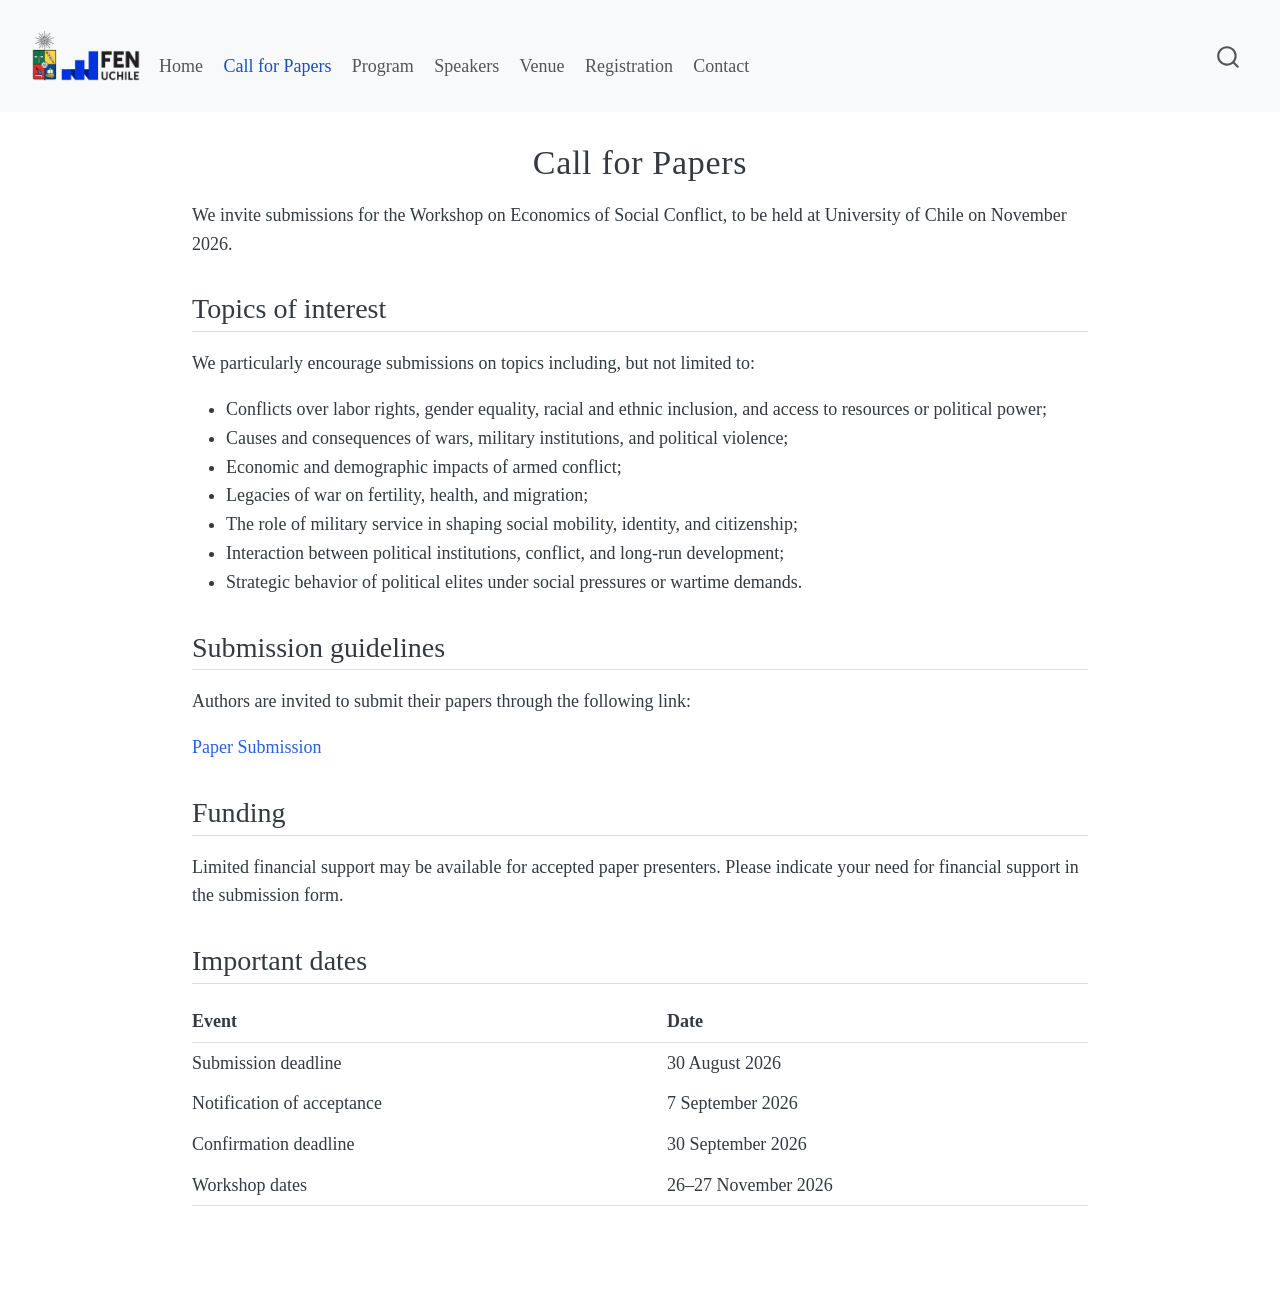
<file: docs/call-for-papers.html>
<!DOCTYPE html>
<html xmlns="http://www.w3.org/1999/xhtml" lang="en" xml:lang="en"><head>

<meta charset="utf-8">
<meta name="generator" content="quarto-1.9.38">

<meta name="viewport" content="width=device-width, initial-scale=1.0, user-scalable=yes">


<title>Call for Papers – FEW</title>
<style>
/* Default styles provided by pandoc.
** See https://pandoc.org/MANUAL.html#variables-for-html for config info.
*/
code{white-space: pre-wrap;}
span.smallcaps{font-variant: small-caps;}
div.columns{display: flex; gap: min(4vw, 1.5em);}
div.column{flex: auto; overflow-x: auto;}
div.hanging-indent{margin-left: 1.5em; text-indent: -1.5em;}
ul.task-list{list-style: none;}
ul.task-list li input[type="checkbox"] {
  width: 0.8em;
  margin: 0 0.8em 0.2em -1em; /* quarto-specific, see https://github.com/quarto-dev/quarto-cli/issues/4556 */ 
  vertical-align: middle;
}
</style>


<script src="site_libs/quarto-nav/quarto-nav.js"></script>
<script src="site_libs/quarto-nav/headroom.min.js"></script>
<script src="site_libs/clipboard/clipboard.min.js"></script>
<script src="site_libs/quarto-search/autocomplete.umd.js"></script>
<script src="site_libs/quarto-search/fuse.min.js"></script>
<script src="site_libs/quarto-search/quarto-search.js"></script>
<meta name="quarto:offset" content="./">
<link href="./images/favicon.png" rel="icon" type="image/png">
<script src="site_libs/quarto-html/quarto.js" type="module"></script>
<script src="site_libs/quarto-html/tabsets/tabsets.js" type="module"></script>
<script src="site_libs/quarto-html/popper.min.js"></script>
<script src="site_libs/quarto-html/tippy.umd.min.js"></script>
<link href="site_libs/quarto-html/tippy.css" rel="stylesheet">
<link href="site_libs/quarto-html/quarto-syntax-highlighting-15634bcf2e68342d4ad2dfa704d543f6.css" rel="stylesheet" id="quarto-text-highlighting-styles">
<script src="site_libs/bootstrap/bootstrap.min.js"></script>
<link href="site_libs/bootstrap/bootstrap-icons.css" rel="stylesheet">
<link href="site_libs/bootstrap/bootstrap-a0f9fd0d421825b736dc1bbcbcba2219.min.css" rel="stylesheet" append-hash="true" id="quarto-bootstrap" data-mode="light">
<script id="quarto-search-options" type="application/json">{
  "location": "navbar",
  "copy-button": false,
  "collapse-after": 3,
  "panel-placement": "end",
  "type": "overlay",
  "limit": 50,
  "keyboard-shortcut": [
    "f",
    "/",
    "s"
  ],
  "show-item-context": false,
  "language": {
    "search-no-results-text": "No results",
    "search-matching-documents-text": "matching documents",
    "search-copy-link-title": "Copy link to search",
    "search-hide-matches-text": "Hide additional matches",
    "search-more-match-text": "more match in this document",
    "search-more-matches-text": "more matches in this document",
    "search-clear-button-title": "Clear",
    "search-text-placeholder": "",
    "search-detached-cancel-button-title": "Cancel",
    "search-submit-button-title": "Submit",
    "search-label": "Search"
  }
}</script>


<link rel="stylesheet" href="styles.css">
</head>

<body class="nav-fixed quarto-light">

<div id="quarto-search-results"></div>
  <header id="quarto-header" class="headroom fixed-top">
    <nav class="navbar navbar-expand-lg " data-bs-theme="dark">
      <div class="navbar-container container-fluid">
      <div class="navbar-brand-container mx-auto">
    <a href="./index.html" class="navbar-brand navbar-brand-logo">
    <img src="./images/logo-university1.png" alt="" class="navbar-logo light-content">
    <img src="./images/logo-university1.png" alt="" class="navbar-logo dark-content">
    </a>
  </div>
            <div id="quarto-search" class="" title="Search"></div>
          <button class="navbar-toggler" type="button" data-bs-toggle="collapse" data-bs-target="#navbarCollapse" aria-controls="navbarCollapse" role="menu" aria-expanded="false" aria-label="Toggle navigation" onclick="if (window.quartoToggleHeadroom) { window.quartoToggleHeadroom(); }">
  <span class="navbar-toggler-icon"></span>
</button>
          <div class="collapse navbar-collapse" id="navbarCollapse">
            <ul class="navbar-nav navbar-nav-scroll me-auto">
  <li class="nav-item">
    <a class="nav-link" href="./index.html"> 
<span class="menu-text">Home</span></a>
  </li>  
  <li class="nav-item">
    <a class="nav-link active" href="./call-for-papers.html" aria-current="page"> 
<span class="menu-text">Call for Papers</span></a>
  </li>  
  <li class="nav-item">
    <a class="nav-link" href="./programme.html"> 
<span class="menu-text">Program</span></a>
  </li>  
  <li class="nav-item">
    <a class="nav-link" href="./speakers.html"> 
<span class="menu-text">Speakers</span></a>
  </li>  
  <li class="nav-item">
    <a class="nav-link" href="./venue.html"> 
<span class="menu-text">Venue</span></a>
  </li>  
  <li class="nav-item">
    <a class="nav-link" href="./registration.html"> 
<span class="menu-text">Registration</span></a>
  </li>  
  <li class="nav-item">
    <a class="nav-link" href="./contact.html"> 
<span class="menu-text">Contact</span></a>
  </li>  
</ul>
          </div> <!-- /navcollapse -->
            <div class="quarto-navbar-tools">
</div>
      </div> <!-- /container-fluid -->
    </nav>
</header>
<!-- content -->
<div id="quarto-content" class="quarto-container page-columns page-rows-contents page-layout-full page-navbar">
<!-- sidebar -->
<!-- margin-sidebar -->
    
<!-- main -->
<main class="content column-page" id="quarto-document-content">

<header id="title-block-header" class="quarto-title-block default">
<div class="quarto-title">
<h1 class="title">Call for Papers</h1>
</div>



<div class="quarto-title-meta column-page">

    
  
    
  </div>
  


</header>


<p>We invite submissions for the Workshop on Economics of Social Conflict, to be held at University of Chile on November 2026.</p>
<section id="topics-of-interest" class="level2">
<h2 data-anchor-id="topics-of-interest">Topics of interest</h2>
<p>We particularly encourage submissions on topics including, but not limited to:</p>
<ul>
<li>Conflicts over labor rights, gender equality, racial and ethnic inclusion, and access to resources or political power;</li>
<li>Causes and consequences of wars, military institutions, and political violence;</li>
<li>Economic and demographic impacts of armed conflict;</li>
<li>Legacies of war on fertility, health, and migration;</li>
<li>The role of military service in shaping social mobility, identity, and citizenship;</li>
<li>Interaction between political institutions, conflict, and long-run development;</li>
<li>Strategic behavior of political elites under social pressures or wartime demands.</li>
</ul>
</section>
<section id="submission-guidelines" class="level2">
<h2 data-anchor-id="submission-guidelines">Submission guidelines</h2>
<p>Authors are invited to submit their papers through the following link:</p>
<p><a href="https://docs.google.com/forms/d/e/1FAIpQLSemsPAlK0nQ_QhdNoiLxHG3oli-oVkK5oGdV4VPwwL_C8TURw/viewform?usp=dialog" target="_blank">Paper Submission</a></p>
</section>
<section id="funding" class="level2">
<h2 data-anchor-id="funding">Funding</h2>
<p>Limited financial support may be available for accepted paper presenters. Please indicate your need for financial support in the submission form.</p>
</section>
<section id="important-dates" class="level2">
<h2 data-anchor-id="important-dates">Important dates</h2>
<table class="important-dates-table">
<thead>
<tr>
<th>
Event
</th>
<th>
Date
</th>
</tr>
</thead>
<tbody>
<tr>
<td>
Submission deadline
</td>
<td>
30 August 2026
</td>
</tr>
<tr>
<td>
Notification of acceptance
</td>
<td>
7 September 2026
</td>
</tr>
<tr>
<td>
Confirmation deadline
</td>
<td>
30 September 2026
</td>
</tr>
<tr>
<td>
Workshop dates
</td>
<td>
26–27 November 2026
</td>
</tr>
</tbody>
</table>


</section>

</main> <!-- /main -->
<!-- Cloudflare Web Analytics -->
<script type="module" src="https://static.cloudflareinsights.com/beacon.min.js" data-cf-beacon="{&quot;token&quot;: &quot;a20f8c8fcef94b28a784c61e05dfd6b4&quot;}">
</script>
<!-- End Cloudflare Web Analytics -->
<script id="quarto-html-after-body" type="application/javascript">
  window.document.addEventListener("DOMContentLoaded", function (event) {
    const isCodeAnnotation = (el) => {
      for (const clz of el.classList) {
        if (clz.startsWith('code-annotation-')) {                     
          return true;
        }
      }
      return false;
    }
    const onCopySuccess = function(e) {
      // button target
      const button = e.trigger;
      // don't keep focus
      button.blur();
      // flash "checked"
      button.classList.add('code-copy-button-checked');
      var currentTitle = button.getAttribute("title");
      button.setAttribute("title", "Copied!");
      let tooltip;
      if (window.bootstrap) {
        button.setAttribute("data-bs-toggle", "tooltip");
        button.setAttribute("data-bs-placement", "left");
        button.setAttribute("data-bs-title", "Copied!");
        tooltip = new bootstrap.Tooltip(button, 
          { trigger: "manual", 
            customClass: "code-copy-button-tooltip",
            offset: [0, -8]});
        tooltip.show();    
      }
      setTimeout(function() {
        if (tooltip) {
          tooltip.hide();
          button.removeAttribute("data-bs-title");
          button.removeAttribute("data-bs-toggle");
          button.removeAttribute("data-bs-placement");
        }
        button.setAttribute("title", currentTitle);
        button.classList.remove('code-copy-button-checked');
      }, 1000);
      // clear code selection
      e.clearSelection();
    }
    const getTextToCopy = function(trigger) {
      const outerScaffold = trigger.parentElement.cloneNode(true);
      const codeEl = outerScaffold.querySelector('code');
      for (const childEl of codeEl.children) {
        if (isCodeAnnotation(childEl)) {
          childEl.remove();
        }
      }
      return codeEl.innerText;
    }
    const clipboard = new window.ClipboardJS('.code-copy-button:not([data-in-quarto-modal])', {
      text: getTextToCopy
    });
    clipboard.on('success', onCopySuccess);
    if (window.document.getElementById('quarto-embedded-source-code-modal')) {
      const clipboardModal = new window.ClipboardJS('.code-copy-button[data-in-quarto-modal]', {
        text: getTextToCopy,
        container: window.document.getElementById('quarto-embedded-source-code-modal')
      });
      clipboardModal.on('success', onCopySuccess);
    }
      var localhostRegex = new RegExp(/^(?:http|https):\/\/localhost\:?[0-9]*\//);
      var mailtoRegex = new RegExp(/^mailto:/);
        var filterRegex = new RegExp('/' + window.location.host + '/');
      var isInternal = (href) => {
          return filterRegex.test(href) || localhostRegex.test(href) || mailtoRegex.test(href);
      }
      // Inspect non-navigation links and adorn them if external
     var links = window.document.querySelectorAll('a[href]:not(.nav-link):not(.navbar-brand):not(.toc-action):not(.sidebar-link):not(.sidebar-item-toggle):not(.pagination-link):not(.no-external):not([aria-hidden]):not(.dropdown-item):not(.quarto-navigation-tool):not(.about-link)');
      for (var i=0; i<links.length; i++) {
        const link = links[i];
        if (!isInternal(link.href)) {
          // undo the damage that might have been done by quarto-nav.js in the case of
          // links that we want to consider external
          if (link.dataset.originalHref !== undefined) {
            link.href = link.dataset.originalHref;
          }
        }
      }
    function tippyHover(el, contentFn, onTriggerFn, onUntriggerFn) {
      const config = {
        allowHTML: true,
        maxWidth: 500,
        delay: 100,
        arrow: false,
        appendTo: function(el) {
            return el.parentElement;
        },
        interactive: true,
        interactiveBorder: 10,
        theme: 'quarto',
        placement: 'bottom-start',
      };
      if (contentFn) {
        config.content = contentFn;
      }
      if (onTriggerFn) {
        config.onTrigger = onTriggerFn;
      }
      if (onUntriggerFn) {
        config.onUntrigger = onUntriggerFn;
      }
      window.tippy(el, config); 
    }
    const noterefs = window.document.querySelectorAll('a[role="doc-noteref"]');
    for (var i=0; i<noterefs.length; i++) {
      const ref = noterefs[i];
      tippyHover(ref, function() {
        // use id or data attribute instead here
        let href = ref.getAttribute('data-footnote-href') || ref.getAttribute('href');
        try { href = new URL(href).hash; } catch {}
        const id = href.replace(/^#\/?/, "");
        const note = window.document.getElementById(id);
        if (note) {
          return note.innerHTML;
        } else {
          return "";
        }
      });
    }
    const xrefs = window.document.querySelectorAll('a.quarto-xref');
    const processXRef = (id, note) => {
      // Strip column container classes
      const stripColumnClz = (el) => {
        el.classList.remove("page-full", "page-columns");
        if (el.children) {
          for (const child of el.children) {
            stripColumnClz(child);
          }
        }
      }
      stripColumnClz(note)
      if (id === null || id.startsWith('sec-')) {
        // Special case sections, only their first couple elements
        const container = document.createElement("div");
        if (note.children && note.children.length > 2) {
          container.appendChild(note.children[0].cloneNode(true));
          for (let i = 1; i < note.children.length; i++) {
            const child = note.children[i];
            if (child.tagName === "P" && child.innerText === "") {
              continue;
            } else {
              container.appendChild(child.cloneNode(true));
              break;
            }
          }
          if (window.Quarto?.typesetMath) {
            window.Quarto.typesetMath(container);
          }
          return container.innerHTML
        } else {
          if (window.Quarto?.typesetMath) {
            window.Quarto.typesetMath(note);
          }
          return note.innerHTML;
        }
      } else {
        // Remove any anchor links if they are present
        const anchorLink = note.querySelector('a.anchorjs-link');
        if (anchorLink) {
          anchorLink.remove();
        }
        if (window.Quarto?.typesetMath) {
          window.Quarto.typesetMath(note);
        }
        if (note.classList.contains("callout")) {
          return note.outerHTML;
        } else {
          return note.innerHTML;
        }
      }
    }
    for (var i=0; i<xrefs.length; i++) {
      const xref = xrefs[i];
      tippyHover(xref, undefined, function(instance) {
        instance.disable();
        let url = xref.getAttribute('href');
        let hash = undefined; 
        if (url.startsWith('#')) {
          hash = url;
        } else {
          try { hash = new URL(url).hash; } catch {}
        }
        if (hash) {
          const id = hash.replace(/^#\/?/, "");
          const note = window.document.getElementById(id);
          if (note !== null) {
            try {
              const html = processXRef(id, note.cloneNode(true));
              instance.setContent(html);
            } finally {
              instance.enable();
              instance.show();
            }
          } else {
            // See if we can fetch this
            fetch(url.split('#')[0])
            .then(res => res.text())
            .then(html => {
              const parser = new DOMParser();
              const htmlDoc = parser.parseFromString(html, "text/html");
              const note = htmlDoc.getElementById(id);
              if (note !== null) {
                const html = processXRef(id, note);
                instance.setContent(html);
              } 
            }).finally(() => {
              instance.enable();
              instance.show();
            });
          }
        } else {
          // See if we can fetch a full url (with no hash to target)
          // This is a special case and we should probably do some content thinning / targeting
          fetch(url)
          .then(res => res.text())
          .then(html => {
            const parser = new DOMParser();
            const htmlDoc = parser.parseFromString(html, "text/html");
            const note = htmlDoc.querySelector('main.content');
            if (note !== null) {
              // This should only happen for chapter cross references
              // (since there is no id in the URL)
              // remove the first header
              if (note.children.length > 0 && note.children[0].tagName === "HEADER") {
                note.children[0].remove();
              }
              const html = processXRef(null, note);
              instance.setContent(html);
            } 
          }).finally(() => {
            instance.enable();
            instance.show();
          });
        }
      }, function(instance) {
      });
    }
        let selectedAnnoteEl;
        const selectorForAnnotation = ( cell, annotation) => {
          let cellAttr = 'data-code-cell="' + cell + '"';
          let lineAttr = 'data-code-annotation="' +  annotation + '"';
          const selector = 'span[' + cellAttr + '][' + lineAttr + ']';
          return selector;
        }
        const selectCodeLines = (annoteEl) => {
          const doc = window.document;
          const targetCell = annoteEl.getAttribute("data-target-cell");
          const targetAnnotation = annoteEl.getAttribute("data-target-annotation");
          const annoteSpan = window.document.querySelector(selectorForAnnotation(targetCell, targetAnnotation));
          const lines = annoteSpan.getAttribute("data-code-lines").split(",");
          const lineIds = lines.map((line) => {
            return targetCell + "-" + line;
          })
          let top = null;
          let height = null;
          let parent = null;
          if (lineIds.length > 0) {
              //compute the position of the single el (top and bottom and make a div)
              const el = window.document.getElementById(lineIds[0]);
              top = el.offsetTop;
              height = el.offsetHeight;
              parent = el.parentElement.parentElement;
            if (lineIds.length > 1) {
              const lastEl = window.document.getElementById(lineIds[lineIds.length - 1]);
              const bottom = lastEl.offsetTop + lastEl.offsetHeight;
              height = bottom - top;
            }
            if (top !== null && height !== null && parent !== null) {
              // cook up a div (if necessary) and position it 
              let div = window.document.getElementById("code-annotation-line-highlight");
              if (div === null) {
                div = window.document.createElement("div");
                div.setAttribute("id", "code-annotation-line-highlight");
                div.style.position = 'absolute';
                parent.appendChild(div);
              }
              div.style.top = top - 2 + "px";
              div.style.height = height + 4 + "px";
              div.style.left = 0;
              let gutterDiv = window.document.getElementById("code-annotation-line-highlight-gutter");
              if (gutterDiv === null) {
                gutterDiv = window.document.createElement("div");
                gutterDiv.setAttribute("id", "code-annotation-line-highlight-gutter");
                gutterDiv.style.position = 'absolute';
                const codeCell = window.document.getElementById(targetCell);
                const gutter = codeCell.querySelector('.code-annotation-gutter');
                gutter.appendChild(gutterDiv);
              }
              gutterDiv.style.top = top - 2 + "px";
              gutterDiv.style.height = height + 4 + "px";
            }
            selectedAnnoteEl = annoteEl;
          }
        };
        const unselectCodeLines = () => {
          const elementsIds = ["code-annotation-line-highlight", "code-annotation-line-highlight-gutter"];
          elementsIds.forEach((elId) => {
            const div = window.document.getElementById(elId);
            if (div) {
              div.remove();
            }
          });
          selectedAnnoteEl = undefined;
        };
          // Handle positioning of the toggle
      window.addEventListener(
        "resize",
        throttle(() => {
          elRect = undefined;
          if (selectedAnnoteEl) {
            selectCodeLines(selectedAnnoteEl);
          }
        }, 10)
      );
      function throttle(fn, ms) {
      let throttle = false;
      let timer;
        return (...args) => {
          if(!throttle) { // first call gets through
              fn.apply(this, args);
              throttle = true;
          } else { // all the others get throttled
              if(timer) clearTimeout(timer); // cancel #2
              timer = setTimeout(() => {
                fn.apply(this, args);
                timer = throttle = false;
              }, ms);
          }
        };
      }
        // Attach click handler to the DT
        const annoteDls = window.document.querySelectorAll('dt[data-target-cell]');
        for (const annoteDlNode of annoteDls) {
          annoteDlNode.addEventListener('click', (event) => {
            const clickedEl = event.target;
            if (clickedEl !== selectedAnnoteEl) {
              unselectCodeLines();
              const activeEl = window.document.querySelector('dt[data-target-cell].code-annotation-active');
              if (activeEl) {
                activeEl.classList.remove('code-annotation-active');
              }
              selectCodeLines(clickedEl);
              clickedEl.classList.add('code-annotation-active');
            } else {
              // Unselect the line
              unselectCodeLines();
              clickedEl.classList.remove('code-annotation-active');
            }
          });
        }
    const findCites = (el) => {
      const parentEl = el.parentElement;
      if (parentEl) {
        const cites = parentEl.dataset.cites;
        if (cites) {
          return {
            el,
            cites: cites.split(' ')
          };
        } else {
          return findCites(el.parentElement)
        }
      } else {
        return undefined;
      }
    };
    var bibliorefs = window.document.querySelectorAll('a[role="doc-biblioref"]');
    for (var i=0; i<bibliorefs.length; i++) {
      const ref = bibliorefs[i];
      const citeInfo = findCites(ref);
      if (citeInfo) {
        tippyHover(citeInfo.el, function() {
          var popup = window.document.createElement('div');
          citeInfo.cites.forEach(function(cite) {
            var citeDiv = window.document.createElement('div');
            citeDiv.classList.add('hanging-indent');
            citeDiv.classList.add('csl-entry');
            var biblioDiv = window.document.getElementById('ref-' + cite);
            if (biblioDiv) {
              citeDiv.innerHTML = biblioDiv.innerHTML;
            }
            popup.appendChild(citeDiv);
          });
          return popup.innerHTML;
        });
      }
    }
  });
  </script>
</div> <!-- /content -->




</body></html>
</file>
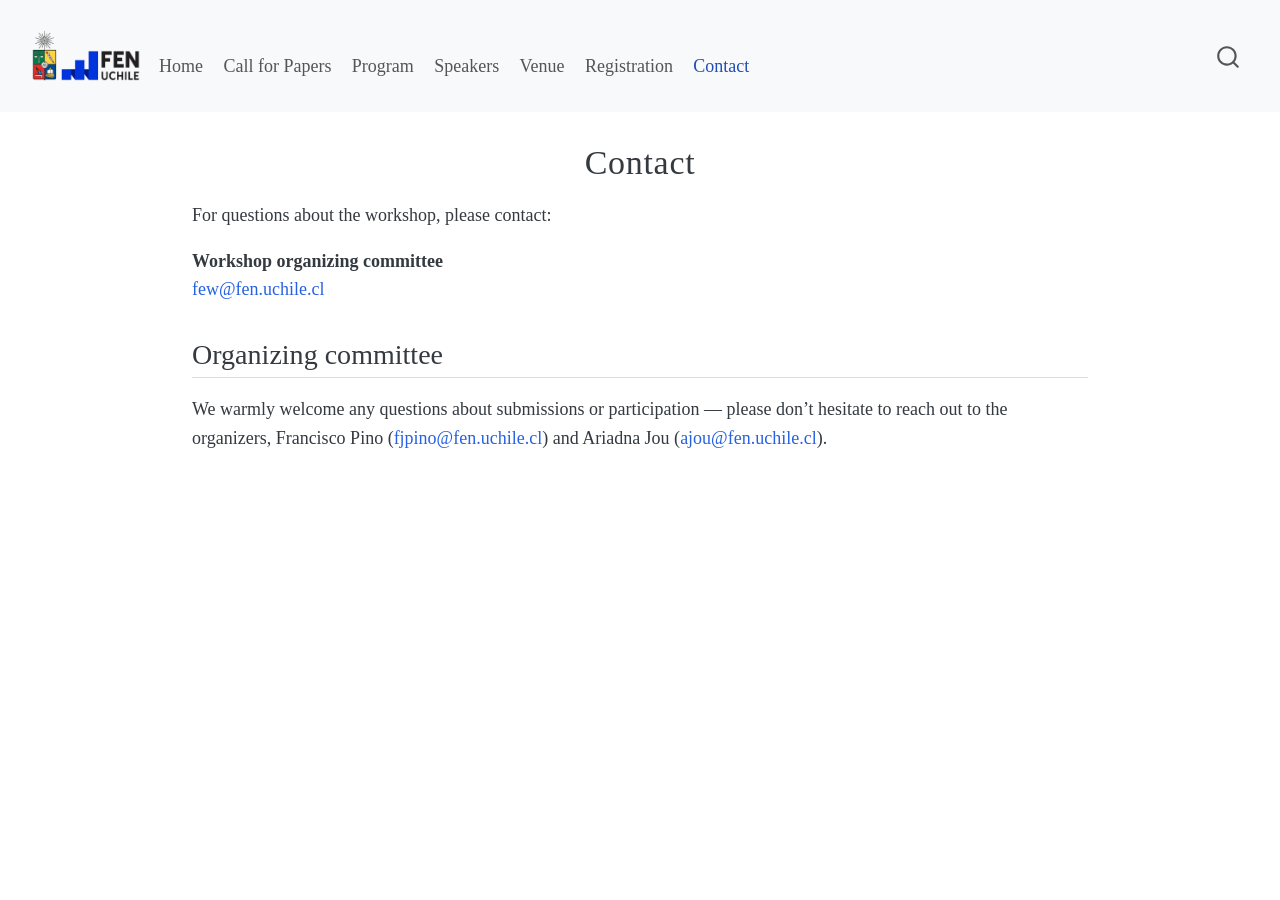
<file: docs/contact.html>
<!DOCTYPE html>
<html xmlns="http://www.w3.org/1999/xhtml" lang="en" xml:lang="en"><head>

<meta charset="utf-8">
<meta name="generator" content="quarto-1.9.38">

<meta name="viewport" content="width=device-width, initial-scale=1.0, user-scalable=yes">


<title>Contact – FEW</title>
<style>
/* Default styles provided by pandoc.
** See https://pandoc.org/MANUAL.html#variables-for-html for config info.
*/
code{white-space: pre-wrap;}
span.smallcaps{font-variant: small-caps;}
div.columns{display: flex; gap: min(4vw, 1.5em);}
div.column{flex: auto; overflow-x: auto;}
div.hanging-indent{margin-left: 1.5em; text-indent: -1.5em;}
ul.task-list{list-style: none;}
ul.task-list li input[type="checkbox"] {
  width: 0.8em;
  margin: 0 0.8em 0.2em -1em; /* quarto-specific, see https://github.com/quarto-dev/quarto-cli/issues/4556 */ 
  vertical-align: middle;
}
</style>


<script src="site_libs/quarto-nav/quarto-nav.js"></script>
<script src="site_libs/quarto-nav/headroom.min.js"></script>
<script src="site_libs/clipboard/clipboard.min.js"></script>
<script src="site_libs/quarto-search/autocomplete.umd.js"></script>
<script src="site_libs/quarto-search/fuse.min.js"></script>
<script src="site_libs/quarto-search/quarto-search.js"></script>
<meta name="quarto:offset" content="./">
<link href="./images/favicon.png" rel="icon" type="image/png">
<script src="site_libs/quarto-html/quarto.js" type="module"></script>
<script src="site_libs/quarto-html/tabsets/tabsets.js" type="module"></script>
<script src="site_libs/quarto-html/popper.min.js"></script>
<script src="site_libs/quarto-html/tippy.umd.min.js"></script>
<link href="site_libs/quarto-html/tippy.css" rel="stylesheet">
<link href="site_libs/quarto-html/quarto-syntax-highlighting-15634bcf2e68342d4ad2dfa704d543f6.css" rel="stylesheet" id="quarto-text-highlighting-styles">
<script src="site_libs/bootstrap/bootstrap.min.js"></script>
<link href="site_libs/bootstrap/bootstrap-icons.css" rel="stylesheet">
<link href="site_libs/bootstrap/bootstrap-a0f9fd0d421825b736dc1bbcbcba2219.min.css" rel="stylesheet" append-hash="true" id="quarto-bootstrap" data-mode="light">
<script id="quarto-search-options" type="application/json">{
  "location": "navbar",
  "copy-button": false,
  "collapse-after": 3,
  "panel-placement": "end",
  "type": "overlay",
  "limit": 50,
  "keyboard-shortcut": [
    "f",
    "/",
    "s"
  ],
  "show-item-context": false,
  "language": {
    "search-no-results-text": "No results",
    "search-matching-documents-text": "matching documents",
    "search-copy-link-title": "Copy link to search",
    "search-hide-matches-text": "Hide additional matches",
    "search-more-match-text": "more match in this document",
    "search-more-matches-text": "more matches in this document",
    "search-clear-button-title": "Clear",
    "search-text-placeholder": "",
    "search-detached-cancel-button-title": "Cancel",
    "search-submit-button-title": "Submit",
    "search-label": "Search"
  }
}</script>


<link rel="stylesheet" href="styles.css">
</head>

<body class="nav-fixed quarto-light">

<div id="quarto-search-results"></div>
  <header id="quarto-header" class="headroom fixed-top">
    <nav class="navbar navbar-expand-lg " data-bs-theme="dark">
      <div class="navbar-container container-fluid">
      <div class="navbar-brand-container mx-auto">
    <a href="./index.html" class="navbar-brand navbar-brand-logo">
    <img src="./images/logo-university1.png" alt="" class="navbar-logo light-content">
    <img src="./images/logo-university1.png" alt="" class="navbar-logo dark-content">
    </a>
  </div>
            <div id="quarto-search" class="" title="Search"></div>
          <button class="navbar-toggler" type="button" data-bs-toggle="collapse" data-bs-target="#navbarCollapse" aria-controls="navbarCollapse" role="menu" aria-expanded="false" aria-label="Toggle navigation" onclick="if (window.quartoToggleHeadroom) { window.quartoToggleHeadroom(); }">
  <span class="navbar-toggler-icon"></span>
</button>
          <div class="collapse navbar-collapse" id="navbarCollapse">
            <ul class="navbar-nav navbar-nav-scroll me-auto">
  <li class="nav-item">
    <a class="nav-link" href="./index.html"> 
<span class="menu-text">Home</span></a>
  </li>  
  <li class="nav-item">
    <a class="nav-link" href="./call-for-papers.html"> 
<span class="menu-text">Call for Papers</span></a>
  </li>  
  <li class="nav-item">
    <a class="nav-link" href="./programme.html"> 
<span class="menu-text">Program</span></a>
  </li>  
  <li class="nav-item">
    <a class="nav-link" href="./speakers.html"> 
<span class="menu-text">Speakers</span></a>
  </li>  
  <li class="nav-item">
    <a class="nav-link" href="./venue.html"> 
<span class="menu-text">Venue</span></a>
  </li>  
  <li class="nav-item">
    <a class="nav-link" href="./registration.html"> 
<span class="menu-text">Registration</span></a>
  </li>  
  <li class="nav-item">
    <a class="nav-link active" href="./contact.html" aria-current="page"> 
<span class="menu-text">Contact</span></a>
  </li>  
</ul>
          </div> <!-- /navcollapse -->
            <div class="quarto-navbar-tools">
</div>
      </div> <!-- /container-fluid -->
    </nav>
</header>
<!-- content -->
<div id="quarto-content" class="quarto-container page-columns page-rows-contents page-layout-full page-navbar">
<!-- sidebar -->
<!-- margin-sidebar -->
    
<!-- main -->
<main class="content column-page" id="quarto-document-content">

<header id="title-block-header" class="quarto-title-block default">
<div class="quarto-title">
<h1 class="title">Contact</h1>
</div>



<div class="quarto-title-meta column-page">

    
  
    
  </div>
  


</header>


<p>For questions about the workshop, please contact:</p>
<p><strong>Workshop organizing committee</strong><br>
<a href="mailto:few@fen.uchile.cl">few@fen.uchile.cl</a></p>
<section id="organizing-committee" class="level2">
<h2 data-anchor-id="organizing-committee">Organizing committee</h2>
<p>We warmly welcome any questions about submissions or participation — please don’t hesitate to reach out to the organizers, Francisco Pino (<a href="mailto:fjpino@fen.uchile.cl">fjpino@fen.uchile.cl</a>) and Ariadna Jou (<a href="mailto:ajou@fen.uchile.cl">ajou@fen.uchile.cl</a>).</p>


</section>

</main> <!-- /main -->
<!-- Cloudflare Web Analytics -->
<script type="module" src="https://static.cloudflareinsights.com/beacon.min.js" data-cf-beacon="{&quot;token&quot;: &quot;a20f8c8fcef94b28a784c61e05dfd6b4&quot;}">
</script>
<!-- End Cloudflare Web Analytics -->
<script id="quarto-html-after-body" type="application/javascript">
  window.document.addEventListener("DOMContentLoaded", function (event) {
    const isCodeAnnotation = (el) => {
      for (const clz of el.classList) {
        if (clz.startsWith('code-annotation-')) {                     
          return true;
        }
      }
      return false;
    }
    const onCopySuccess = function(e) {
      // button target
      const button = e.trigger;
      // don't keep focus
      button.blur();
      // flash "checked"
      button.classList.add('code-copy-button-checked');
      var currentTitle = button.getAttribute("title");
      button.setAttribute("title", "Copied!");
      let tooltip;
      if (window.bootstrap) {
        button.setAttribute("data-bs-toggle", "tooltip");
        button.setAttribute("data-bs-placement", "left");
        button.setAttribute("data-bs-title", "Copied!");
        tooltip = new bootstrap.Tooltip(button, 
          { trigger: "manual", 
            customClass: "code-copy-button-tooltip",
            offset: [0, -8]});
        tooltip.show();    
      }
      setTimeout(function() {
        if (tooltip) {
          tooltip.hide();
          button.removeAttribute("data-bs-title");
          button.removeAttribute("data-bs-toggle");
          button.removeAttribute("data-bs-placement");
        }
        button.setAttribute("title", currentTitle);
        button.classList.remove('code-copy-button-checked');
      }, 1000);
      // clear code selection
      e.clearSelection();
    }
    const getTextToCopy = function(trigger) {
      const outerScaffold = trigger.parentElement.cloneNode(true);
      const codeEl = outerScaffold.querySelector('code');
      for (const childEl of codeEl.children) {
        if (isCodeAnnotation(childEl)) {
          childEl.remove();
        }
      }
      return codeEl.innerText;
    }
    const clipboard = new window.ClipboardJS('.code-copy-button:not([data-in-quarto-modal])', {
      text: getTextToCopy
    });
    clipboard.on('success', onCopySuccess);
    if (window.document.getElementById('quarto-embedded-source-code-modal')) {
      const clipboardModal = new window.ClipboardJS('.code-copy-button[data-in-quarto-modal]', {
        text: getTextToCopy,
        container: window.document.getElementById('quarto-embedded-source-code-modal')
      });
      clipboardModal.on('success', onCopySuccess);
    }
      var localhostRegex = new RegExp(/^(?:http|https):\/\/localhost\:?[0-9]*\//);
      var mailtoRegex = new RegExp(/^mailto:/);
        var filterRegex = new RegExp('/' + window.location.host + '/');
      var isInternal = (href) => {
          return filterRegex.test(href) || localhostRegex.test(href) || mailtoRegex.test(href);
      }
      // Inspect non-navigation links and adorn them if external
     var links = window.document.querySelectorAll('a[href]:not(.nav-link):not(.navbar-brand):not(.toc-action):not(.sidebar-link):not(.sidebar-item-toggle):not(.pagination-link):not(.no-external):not([aria-hidden]):not(.dropdown-item):not(.quarto-navigation-tool):not(.about-link)');
      for (var i=0; i<links.length; i++) {
        const link = links[i];
        if (!isInternal(link.href)) {
          // undo the damage that might have been done by quarto-nav.js in the case of
          // links that we want to consider external
          if (link.dataset.originalHref !== undefined) {
            link.href = link.dataset.originalHref;
          }
        }
      }
    function tippyHover(el, contentFn, onTriggerFn, onUntriggerFn) {
      const config = {
        allowHTML: true,
        maxWidth: 500,
        delay: 100,
        arrow: false,
        appendTo: function(el) {
            return el.parentElement;
        },
        interactive: true,
        interactiveBorder: 10,
        theme: 'quarto',
        placement: 'bottom-start',
      };
      if (contentFn) {
        config.content = contentFn;
      }
      if (onTriggerFn) {
        config.onTrigger = onTriggerFn;
      }
      if (onUntriggerFn) {
        config.onUntrigger = onUntriggerFn;
      }
      window.tippy(el, config); 
    }
    const noterefs = window.document.querySelectorAll('a[role="doc-noteref"]');
    for (var i=0; i<noterefs.length; i++) {
      const ref = noterefs[i];
      tippyHover(ref, function() {
        // use id or data attribute instead here
        let href = ref.getAttribute('data-footnote-href') || ref.getAttribute('href');
        try { href = new URL(href).hash; } catch {}
        const id = href.replace(/^#\/?/, "");
        const note = window.document.getElementById(id);
        if (note) {
          return note.innerHTML;
        } else {
          return "";
        }
      });
    }
    const xrefs = window.document.querySelectorAll('a.quarto-xref');
    const processXRef = (id, note) => {
      // Strip column container classes
      const stripColumnClz = (el) => {
        el.classList.remove("page-full", "page-columns");
        if (el.children) {
          for (const child of el.children) {
            stripColumnClz(child);
          }
        }
      }
      stripColumnClz(note)
      if (id === null || id.startsWith('sec-')) {
        // Special case sections, only their first couple elements
        const container = document.createElement("div");
        if (note.children && note.children.length > 2) {
          container.appendChild(note.children[0].cloneNode(true));
          for (let i = 1; i < note.children.length; i++) {
            const child = note.children[i];
            if (child.tagName === "P" && child.innerText === "") {
              continue;
            } else {
              container.appendChild(child.cloneNode(true));
              break;
            }
          }
          if (window.Quarto?.typesetMath) {
            window.Quarto.typesetMath(container);
          }
          return container.innerHTML
        } else {
          if (window.Quarto?.typesetMath) {
            window.Quarto.typesetMath(note);
          }
          return note.innerHTML;
        }
      } else {
        // Remove any anchor links if they are present
        const anchorLink = note.querySelector('a.anchorjs-link');
        if (anchorLink) {
          anchorLink.remove();
        }
        if (window.Quarto?.typesetMath) {
          window.Quarto.typesetMath(note);
        }
        if (note.classList.contains("callout")) {
          return note.outerHTML;
        } else {
          return note.innerHTML;
        }
      }
    }
    for (var i=0; i<xrefs.length; i++) {
      const xref = xrefs[i];
      tippyHover(xref, undefined, function(instance) {
        instance.disable();
        let url = xref.getAttribute('href');
        let hash = undefined; 
        if (url.startsWith('#')) {
          hash = url;
        } else {
          try { hash = new URL(url).hash; } catch {}
        }
        if (hash) {
          const id = hash.replace(/^#\/?/, "");
          const note = window.document.getElementById(id);
          if (note !== null) {
            try {
              const html = processXRef(id, note.cloneNode(true));
              instance.setContent(html);
            } finally {
              instance.enable();
              instance.show();
            }
          } else {
            // See if we can fetch this
            fetch(url.split('#')[0])
            .then(res => res.text())
            .then(html => {
              const parser = new DOMParser();
              const htmlDoc = parser.parseFromString(html, "text/html");
              const note = htmlDoc.getElementById(id);
              if (note !== null) {
                const html = processXRef(id, note);
                instance.setContent(html);
              } 
            }).finally(() => {
              instance.enable();
              instance.show();
            });
          }
        } else {
          // See if we can fetch a full url (with no hash to target)
          // This is a special case and we should probably do some content thinning / targeting
          fetch(url)
          .then(res => res.text())
          .then(html => {
            const parser = new DOMParser();
            const htmlDoc = parser.parseFromString(html, "text/html");
            const note = htmlDoc.querySelector('main.content');
            if (note !== null) {
              // This should only happen for chapter cross references
              // (since there is no id in the URL)
              // remove the first header
              if (note.children.length > 0 && note.children[0].tagName === "HEADER") {
                note.children[0].remove();
              }
              const html = processXRef(null, note);
              instance.setContent(html);
            } 
          }).finally(() => {
            instance.enable();
            instance.show();
          });
        }
      }, function(instance) {
      });
    }
        let selectedAnnoteEl;
        const selectorForAnnotation = ( cell, annotation) => {
          let cellAttr = 'data-code-cell="' + cell + '"';
          let lineAttr = 'data-code-annotation="' +  annotation + '"';
          const selector = 'span[' + cellAttr + '][' + lineAttr + ']';
          return selector;
        }
        const selectCodeLines = (annoteEl) => {
          const doc = window.document;
          const targetCell = annoteEl.getAttribute("data-target-cell");
          const targetAnnotation = annoteEl.getAttribute("data-target-annotation");
          const annoteSpan = window.document.querySelector(selectorForAnnotation(targetCell, targetAnnotation));
          const lines = annoteSpan.getAttribute("data-code-lines").split(",");
          const lineIds = lines.map((line) => {
            return targetCell + "-" + line;
          })
          let top = null;
          let height = null;
          let parent = null;
          if (lineIds.length > 0) {
              //compute the position of the single el (top and bottom and make a div)
              const el = window.document.getElementById(lineIds[0]);
              top = el.offsetTop;
              height = el.offsetHeight;
              parent = el.parentElement.parentElement;
            if (lineIds.length > 1) {
              const lastEl = window.document.getElementById(lineIds[lineIds.length - 1]);
              const bottom = lastEl.offsetTop + lastEl.offsetHeight;
              height = bottom - top;
            }
            if (top !== null && height !== null && parent !== null) {
              // cook up a div (if necessary) and position it 
              let div = window.document.getElementById("code-annotation-line-highlight");
              if (div === null) {
                div = window.document.createElement("div");
                div.setAttribute("id", "code-annotation-line-highlight");
                div.style.position = 'absolute';
                parent.appendChild(div);
              }
              div.style.top = top - 2 + "px";
              div.style.height = height + 4 + "px";
              div.style.left = 0;
              let gutterDiv = window.document.getElementById("code-annotation-line-highlight-gutter");
              if (gutterDiv === null) {
                gutterDiv = window.document.createElement("div");
                gutterDiv.setAttribute("id", "code-annotation-line-highlight-gutter");
                gutterDiv.style.position = 'absolute';
                const codeCell = window.document.getElementById(targetCell);
                const gutter = codeCell.querySelector('.code-annotation-gutter');
                gutter.appendChild(gutterDiv);
              }
              gutterDiv.style.top = top - 2 + "px";
              gutterDiv.style.height = height + 4 + "px";
            }
            selectedAnnoteEl = annoteEl;
          }
        };
        const unselectCodeLines = () => {
          const elementsIds = ["code-annotation-line-highlight", "code-annotation-line-highlight-gutter"];
          elementsIds.forEach((elId) => {
            const div = window.document.getElementById(elId);
            if (div) {
              div.remove();
            }
          });
          selectedAnnoteEl = undefined;
        };
          // Handle positioning of the toggle
      window.addEventListener(
        "resize",
        throttle(() => {
          elRect = undefined;
          if (selectedAnnoteEl) {
            selectCodeLines(selectedAnnoteEl);
          }
        }, 10)
      );
      function throttle(fn, ms) {
      let throttle = false;
      let timer;
        return (...args) => {
          if(!throttle) { // first call gets through
              fn.apply(this, args);
              throttle = true;
          } else { // all the others get throttled
              if(timer) clearTimeout(timer); // cancel #2
              timer = setTimeout(() => {
                fn.apply(this, args);
                timer = throttle = false;
              }, ms);
          }
        };
      }
        // Attach click handler to the DT
        const annoteDls = window.document.querySelectorAll('dt[data-target-cell]');
        for (const annoteDlNode of annoteDls) {
          annoteDlNode.addEventListener('click', (event) => {
            const clickedEl = event.target;
            if (clickedEl !== selectedAnnoteEl) {
              unselectCodeLines();
              const activeEl = window.document.querySelector('dt[data-target-cell].code-annotation-active');
              if (activeEl) {
                activeEl.classList.remove('code-annotation-active');
              }
              selectCodeLines(clickedEl);
              clickedEl.classList.add('code-annotation-active');
            } else {
              // Unselect the line
              unselectCodeLines();
              clickedEl.classList.remove('code-annotation-active');
            }
          });
        }
    const findCites = (el) => {
      const parentEl = el.parentElement;
      if (parentEl) {
        const cites = parentEl.dataset.cites;
        if (cites) {
          return {
            el,
            cites: cites.split(' ')
          };
        } else {
          return findCites(el.parentElement)
        }
      } else {
        return undefined;
      }
    };
    var bibliorefs = window.document.querySelectorAll('a[role="doc-biblioref"]');
    for (var i=0; i<bibliorefs.length; i++) {
      const ref = bibliorefs[i];
      const citeInfo = findCites(ref);
      if (citeInfo) {
        tippyHover(citeInfo.el, function() {
          var popup = window.document.createElement('div');
          citeInfo.cites.forEach(function(cite) {
            var citeDiv = window.document.createElement('div');
            citeDiv.classList.add('hanging-indent');
            citeDiv.classList.add('csl-entry');
            var biblioDiv = window.document.getElementById('ref-' + cite);
            if (biblioDiv) {
              citeDiv.innerHTML = biblioDiv.innerHTML;
            }
            popup.appendChild(citeDiv);
          });
          return popup.innerHTML;
        });
      }
    }
  });
  </script>
</div> <!-- /content -->




</body></html>
</file>
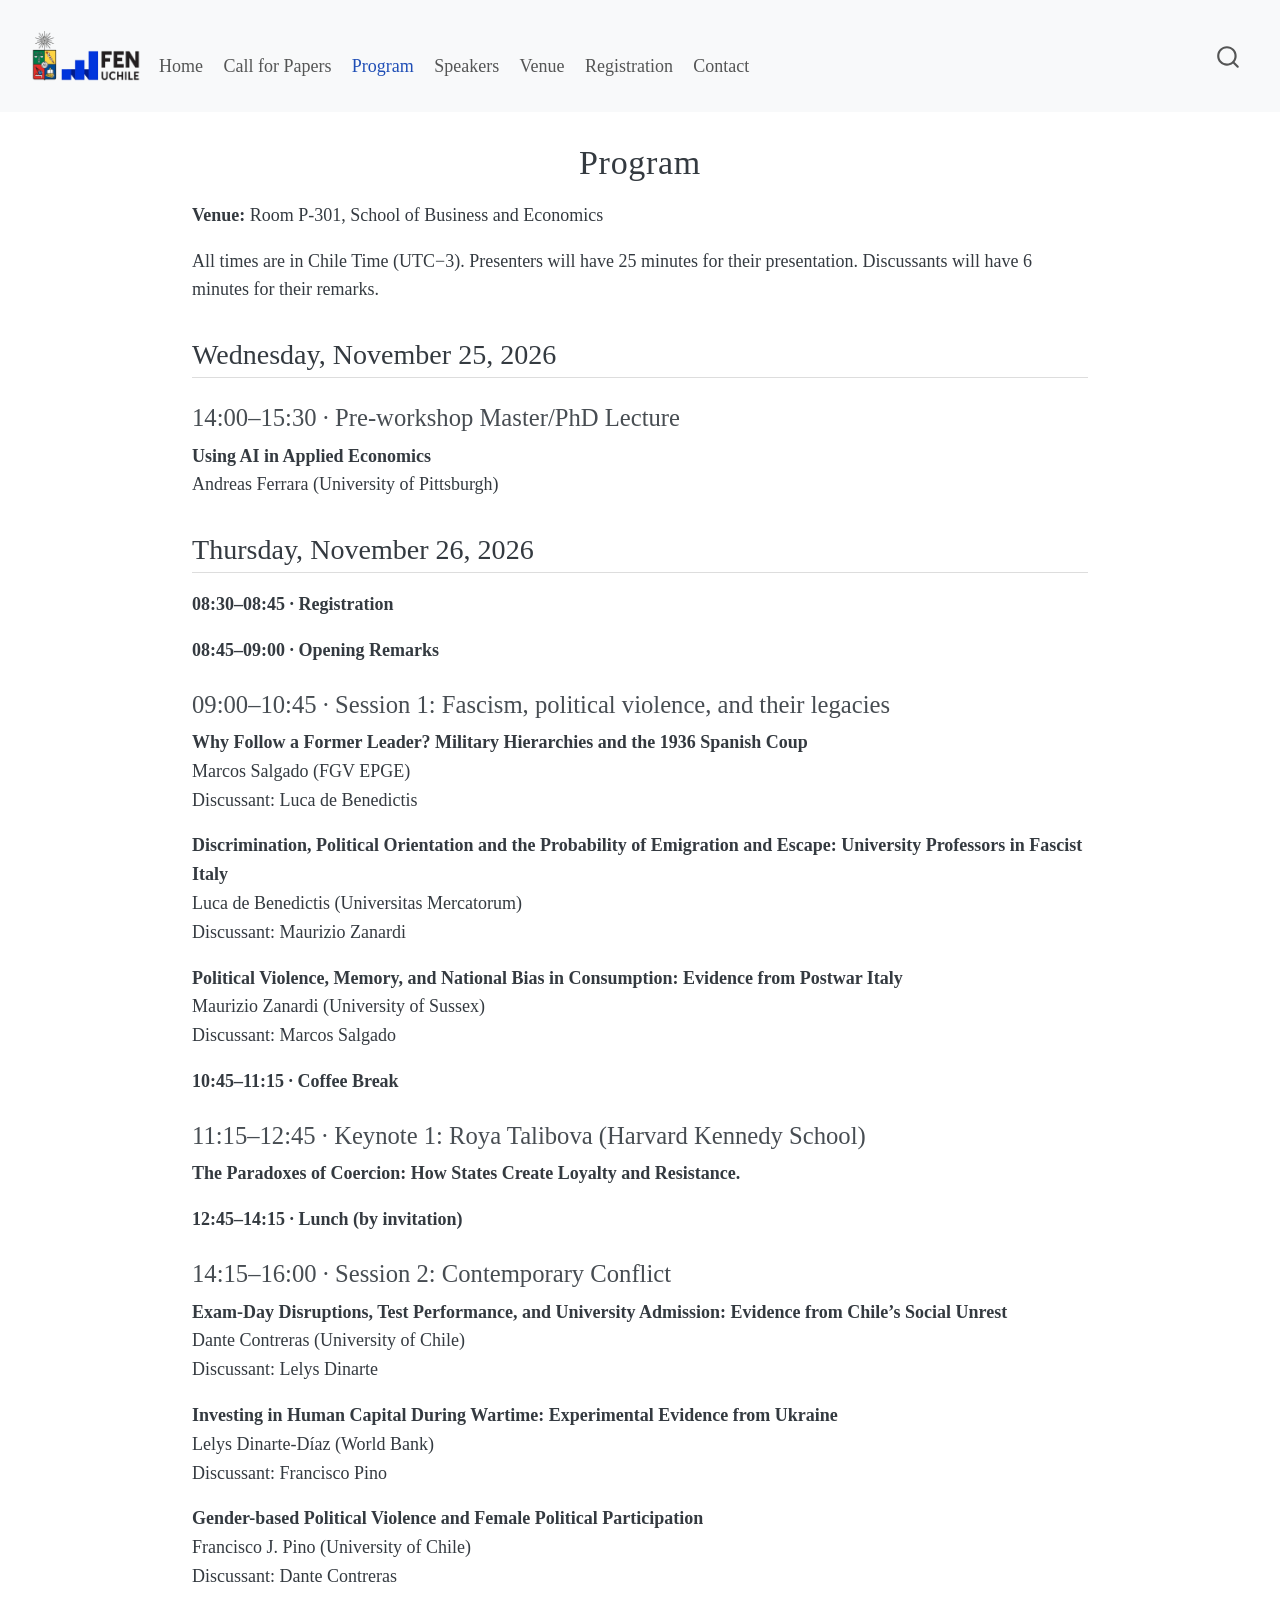
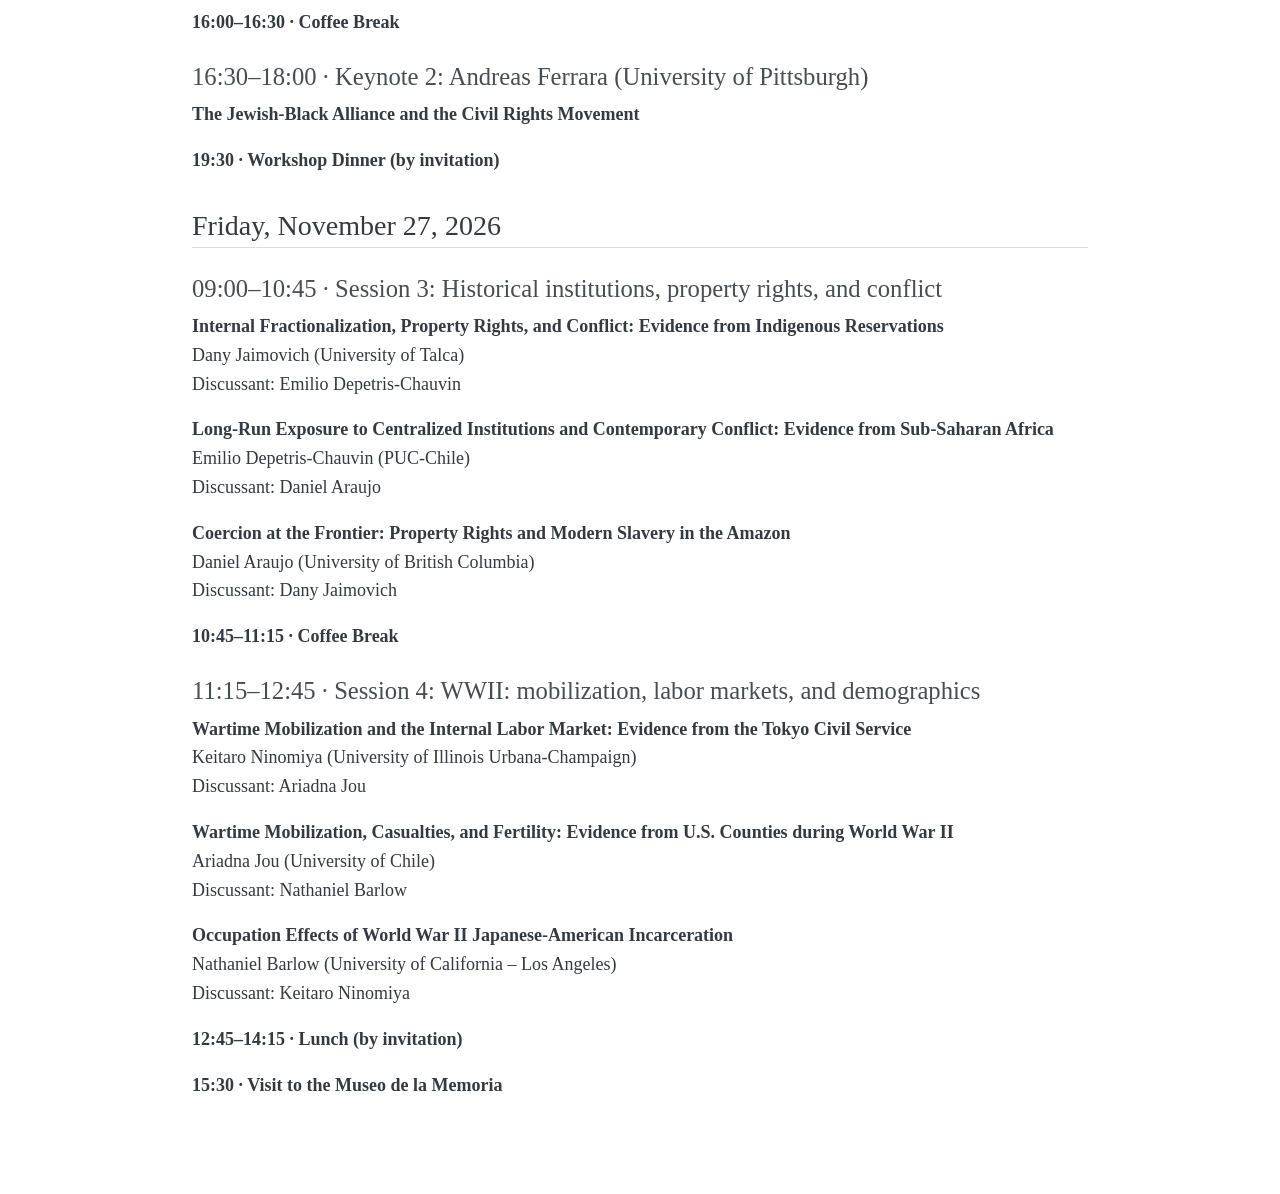
<file: docs/programme.html>
<!DOCTYPE html>
<html xmlns="http://www.w3.org/1999/xhtml" lang="en" xml:lang="en"><head>

<meta charset="utf-8">
<meta name="generator" content="quarto-1.9.38">

<meta name="viewport" content="width=device-width, initial-scale=1.0, user-scalable=yes">


<title>Program – FEW</title>
<style>
/* Default styles provided by pandoc.
** See https://pandoc.org/MANUAL.html#variables-for-html for config info.
*/
code{white-space: pre-wrap;}
span.smallcaps{font-variant: small-caps;}
div.columns{display: flex; gap: min(4vw, 1.5em);}
div.column{flex: auto; overflow-x: auto;}
div.hanging-indent{margin-left: 1.5em; text-indent: -1.5em;}
ul.task-list{list-style: none;}
ul.task-list li input[type="checkbox"] {
  width: 0.8em;
  margin: 0 0.8em 0.2em -1em; /* quarto-specific, see https://github.com/quarto-dev/quarto-cli/issues/4556 */ 
  vertical-align: middle;
}
</style>


<script src="site_libs/quarto-nav/quarto-nav.js"></script>
<script src="site_libs/quarto-nav/headroom.min.js"></script>
<script src="site_libs/clipboard/clipboard.min.js"></script>
<script src="site_libs/quarto-search/autocomplete.umd.js"></script>
<script src="site_libs/quarto-search/fuse.min.js"></script>
<script src="site_libs/quarto-search/quarto-search.js"></script>
<meta name="quarto:offset" content="./">
<link href="./images/favicon.png" rel="icon" type="image/png">
<script src="site_libs/quarto-html/quarto.js" type="module"></script>
<script src="site_libs/quarto-html/tabsets/tabsets.js" type="module"></script>
<script src="site_libs/quarto-html/popper.min.js"></script>
<script src="site_libs/quarto-html/tippy.umd.min.js"></script>
<link href="site_libs/quarto-html/tippy.css" rel="stylesheet">
<link href="site_libs/quarto-html/quarto-syntax-highlighting-15634bcf2e68342d4ad2dfa704d543f6.css" rel="stylesheet" id="quarto-text-highlighting-styles">
<script src="site_libs/bootstrap/bootstrap.min.js"></script>
<link href="site_libs/bootstrap/bootstrap-icons.css" rel="stylesheet">
<link href="site_libs/bootstrap/bootstrap-a0f9fd0d421825b736dc1bbcbcba2219.min.css" rel="stylesheet" append-hash="true" id="quarto-bootstrap" data-mode="light">
<script id="quarto-search-options" type="application/json">{
  "location": "navbar",
  "copy-button": false,
  "collapse-after": 3,
  "panel-placement": "end",
  "type": "overlay",
  "limit": 50,
  "keyboard-shortcut": [
    "f",
    "/",
    "s"
  ],
  "show-item-context": false,
  "language": {
    "search-no-results-text": "No results",
    "search-matching-documents-text": "matching documents",
    "search-copy-link-title": "Copy link to search",
    "search-hide-matches-text": "Hide additional matches",
    "search-more-match-text": "more match in this document",
    "search-more-matches-text": "more matches in this document",
    "search-clear-button-title": "Clear",
    "search-text-placeholder": "",
    "search-detached-cancel-button-title": "Cancel",
    "search-submit-button-title": "Submit",
    "search-label": "Search"
  }
}</script>


<link rel="stylesheet" href="styles.css">
</head>

<body class="nav-fixed quarto-light">

<div id="quarto-search-results"></div>
  <header id="quarto-header" class="headroom fixed-top">
    <nav class="navbar navbar-expand-lg " data-bs-theme="dark">
      <div class="navbar-container container-fluid">
      <div class="navbar-brand-container mx-auto">
    <a href="./index.html" class="navbar-brand navbar-brand-logo">
    <img src="./images/logo-university1.png" alt="" class="navbar-logo light-content">
    <img src="./images/logo-university1.png" alt="" class="navbar-logo dark-content">
    </a>
  </div>
            <div id="quarto-search" class="" title="Search"></div>
          <button class="navbar-toggler" type="button" data-bs-toggle="collapse" data-bs-target="#navbarCollapse" aria-controls="navbarCollapse" role="menu" aria-expanded="false" aria-label="Toggle navigation" onclick="if (window.quartoToggleHeadroom) { window.quartoToggleHeadroom(); }">
  <span class="navbar-toggler-icon"></span>
</button>
          <div class="collapse navbar-collapse" id="navbarCollapse">
            <ul class="navbar-nav navbar-nav-scroll me-auto">
  <li class="nav-item">
    <a class="nav-link" href="./index.html"> 
<span class="menu-text">Home</span></a>
  </li>  
  <li class="nav-item">
    <a class="nav-link" href="./call-for-papers.html"> 
<span class="menu-text">Call for Papers</span></a>
  </li>  
  <li class="nav-item">
    <a class="nav-link active" href="./programme.html" aria-current="page"> 
<span class="menu-text">Program</span></a>
  </li>  
  <li class="nav-item">
    <a class="nav-link" href="./speakers.html"> 
<span class="menu-text">Speakers</span></a>
  </li>  
  <li class="nav-item">
    <a class="nav-link" href="./venue.html"> 
<span class="menu-text">Venue</span></a>
  </li>  
  <li class="nav-item">
    <a class="nav-link" href="./registration.html"> 
<span class="menu-text">Registration</span></a>
  </li>  
  <li class="nav-item">
    <a class="nav-link" href="./contact.html"> 
<span class="menu-text">Contact</span></a>
  </li>  
</ul>
          </div> <!-- /navcollapse -->
            <div class="quarto-navbar-tools">
</div>
      </div> <!-- /container-fluid -->
    </nav>
</header>
<!-- content -->
<div id="quarto-content" class="quarto-container page-columns page-rows-contents page-layout-full page-navbar">
<!-- sidebar -->
<!-- margin-sidebar -->
    
<!-- main -->
<main class="content column-page" id="quarto-document-content">

<header id="title-block-header" class="quarto-title-block default">
<div class="quarto-title">
<h1 class="title">Program</h1>
</div>



<div class="quarto-title-meta column-page">

    
  
    
  </div>
  


</header>


<p><strong>Venue:</strong> Room P-301, School of Business and Economics</p>
<p>All times are in Chile Time (UTC−3). Presenters will have 25 minutes for their presentation. Discussants will have 6 minutes for their remarks.</p>
<section id="wednesday-november-25-2026" class="level2">
<h2 data-anchor-id="wednesday-november-25-2026">Wednesday, November 25, 2026</h2>
<section id="pre-workshop-masterphd-lecture" class="level3">
<h3 data-anchor-id="pre-workshop-masterphd-lecture">14:00–15:30 · Pre-workshop Master/PhD Lecture</h3>
<p><strong>Using AI in Applied Economics</strong><br>
Andreas Ferrara (University of Pittsburgh)</p>
</section>
</section>
<section id="thursday-november-26-2026" class="level2">
<h2 data-anchor-id="thursday-november-26-2026">Thursday, November 26, 2026</h2>
<p><strong>08:30–08:45 · Registration</strong></p>
<p><strong>08:45–09:00 · Opening Remarks</strong></p>
<section id="session-1-fascism-political-violence-and-their-legacies" class="level3">
<h3 data-anchor-id="session-1-fascism-political-violence-and-their-legacies">09:00–10:45 · Session 1: Fascism, political violence, and their legacies</h3>
<p><strong>Why Follow a Former Leader? Military Hierarchies and the 1936 Spanish Coup</strong><br>
Marcos Salgado (FGV EPGE)<br>
Discussant: Luca de Benedictis</p>
<p><strong>Discrimination, Political Orientation and the Probability of Emigration and Escape: University Professors in Fascist Italy</strong><br>
Luca de Benedictis (Universitas Mercatorum)<br>
Discussant: Maurizio Zanardi</p>
<p><strong>Political Violence, Memory, and National Bias in Consumption: Evidence from Postwar Italy</strong><br>
Maurizio Zanardi (University of Sussex)<br>
Discussant: Marcos Salgado</p>
<p><strong>10:45–11:15 · Coffee Break</strong></p>
</section>
<section id="keynote-1-roya-talibova-harvard-kennedy-school" class="level3">
<h3 data-anchor-id="keynote-1-roya-talibova-harvard-kennedy-school">11:15–12:45 · Keynote 1: Roya Talibova (Harvard Kennedy School)</h3>
<p><strong>The Paradoxes of Coercion: How States Create Loyalty and Resistance.</strong></p>
<p><strong>12:45–14:15 · Lunch (by invitation)</strong></p>
</section>
<section id="session-2-contemporary-conflict" class="level3">
<h3 data-anchor-id="session-2-contemporary-conflict">14:15–16:00 · Session 2: Contemporary Conflict</h3>
<p><strong>Exam-Day Disruptions, Test Performance, and University Admission: Evidence from Chile’s Social Unrest</strong><br>
Dante Contreras (University of Chile)<br>
Discussant: Lelys Dinarte</p>
<p><strong>Investing in Human Capital During Wartime: Experimental Evidence from Ukraine</strong><br>
Lelys Dinarte-Díaz (World Bank)<br>
Discussant: Francisco Pino</p>
<p><strong>Gender-based Political Violence and Female Political Participation</strong><br>
Francisco J. Pino (University of Chile)<br>
Discussant: Dante Contreras</p>
<p><strong>16:00–16:30 · Coffee Break</strong></p>
</section>
<section id="keynote-2-andreas-ferrara-university-of-pittsburgh" class="level3">
<h3 data-anchor-id="keynote-2-andreas-ferrara-university-of-pittsburgh">16:30–18:00 · Keynote 2: Andreas Ferrara (University of Pittsburgh)</h3>
<p><strong>The Jewish-Black Alliance and the Civil Rights Movement</strong></p>
<p><strong>19:30 · Workshop Dinner (by invitation)</strong></p>
</section>
</section>
<section id="friday-november-27-2026" class="level2">
<h2 data-anchor-id="friday-november-27-2026">Friday, November 27, 2026</h2>
<section id="session-3-historical-institutions-property-rights-and-conflict" class="level3">
<h3 data-anchor-id="session-3-historical-institutions-property-rights-and-conflict">09:00–10:45 · Session 3: Historical institutions, property rights, and conflict</h3>
<p><strong>Internal Fractionalization, Property Rights, and Conflict: Evidence from Indigenous Reservations</strong><br>
Dany Jaimovich (University of Talca)<br>
Discussant: Emilio Depetris-Chauvin</p>
<p><strong>Long-Run Exposure to Centralized Institutions and Contemporary Conflict: Evidence from Sub-Saharan Africa</strong><br>
Emilio Depetris-Chauvin (PUC-Chile)<br>
Discussant: Daniel Araujo</p>
<p><strong>Coercion at the Frontier: Property Rights and Modern Slavery in the Amazon</strong><br>
Daniel Araujo (University of British Columbia)<br>
Discussant: Dany Jaimovich</p>
<p><strong>10:45–11:15 · Coffee Break</strong></p>
</section>
<section id="session-4-wwii-mobilization-labor-markets-and-demographics" class="level3">
<h3 data-anchor-id="session-4-wwii-mobilization-labor-markets-and-demographics">11:15–12:45 · Session 4: WWII: mobilization, labor markets, and demographics</h3>
<p><strong>Wartime Mobilization and the Internal Labor Market: Evidence from the Tokyo Civil Service</strong><br>
Keitaro Ninomiya (University of Illinois Urbana-Champaign)<br>
Discussant: Ariadna Jou</p>
<p><strong>Wartime Mobilization, Casualties, and Fertility: Evidence from U.S. Counties during World War II</strong><br>
Ariadna Jou (University of Chile)<br>
Discussant: Nathaniel Barlow</p>
<p><strong>Occupation Effects of World War II Japanese-American Incarceration</strong><br>
Nathaniel Barlow (University of California – Los Angeles)<br>
Discussant: Keitaro Ninomiya</p>
<p><strong>12:45–14:15 · Lunch (by invitation)</strong></p>
<p><strong>15:30 · Visit to the Museo de la Memoria</strong></p>


</section>
</section>

</main> <!-- /main -->
<!-- Cloudflare Web Analytics -->
<script type="module" src="https://static.cloudflareinsights.com/beacon.min.js" data-cf-beacon="{&quot;token&quot;: &quot;a20f8c8fcef94b28a784c61e05dfd6b4&quot;}">
</script>
<!-- End Cloudflare Web Analytics -->
<script id="quarto-html-after-body" type="application/javascript">
  window.document.addEventListener("DOMContentLoaded", function (event) {
    const isCodeAnnotation = (el) => {
      for (const clz of el.classList) {
        if (clz.startsWith('code-annotation-')) {                     
          return true;
        }
      }
      return false;
    }
    const onCopySuccess = function(e) {
      // button target
      const button = e.trigger;
      // don't keep focus
      button.blur();
      // flash "checked"
      button.classList.add('code-copy-button-checked');
      var currentTitle = button.getAttribute("title");
      button.setAttribute("title", "Copied!");
      let tooltip;
      if (window.bootstrap) {
        button.setAttribute("data-bs-toggle", "tooltip");
        button.setAttribute("data-bs-placement", "left");
        button.setAttribute("data-bs-title", "Copied!");
        tooltip = new bootstrap.Tooltip(button, 
          { trigger: "manual", 
            customClass: "code-copy-button-tooltip",
            offset: [0, -8]});
        tooltip.show();    
      }
      setTimeout(function() {
        if (tooltip) {
          tooltip.hide();
          button.removeAttribute("data-bs-title");
          button.removeAttribute("data-bs-toggle");
          button.removeAttribute("data-bs-placement");
        }
        button.setAttribute("title", currentTitle);
        button.classList.remove('code-copy-button-checked');
      }, 1000);
      // clear code selection
      e.clearSelection();
    }
    const getTextToCopy = function(trigger) {
      const outerScaffold = trigger.parentElement.cloneNode(true);
      const codeEl = outerScaffold.querySelector('code');
      for (const childEl of codeEl.children) {
        if (isCodeAnnotation(childEl)) {
          childEl.remove();
        }
      }
      return codeEl.innerText;
    }
    const clipboard = new window.ClipboardJS('.code-copy-button:not([data-in-quarto-modal])', {
      text: getTextToCopy
    });
    clipboard.on('success', onCopySuccess);
    if (window.document.getElementById('quarto-embedded-source-code-modal')) {
      const clipboardModal = new window.ClipboardJS('.code-copy-button[data-in-quarto-modal]', {
        text: getTextToCopy,
        container: window.document.getElementById('quarto-embedded-source-code-modal')
      });
      clipboardModal.on('success', onCopySuccess);
    }
      var localhostRegex = new RegExp(/^(?:http|https):\/\/localhost\:?[0-9]*\//);
      var mailtoRegex = new RegExp(/^mailto:/);
        var filterRegex = new RegExp('/' + window.location.host + '/');
      var isInternal = (href) => {
          return filterRegex.test(href) || localhostRegex.test(href) || mailtoRegex.test(href);
      }
      // Inspect non-navigation links and adorn them if external
     var links = window.document.querySelectorAll('a[href]:not(.nav-link):not(.navbar-brand):not(.toc-action):not(.sidebar-link):not(.sidebar-item-toggle):not(.pagination-link):not(.no-external):not([aria-hidden]):not(.dropdown-item):not(.quarto-navigation-tool):not(.about-link)');
      for (var i=0; i<links.length; i++) {
        const link = links[i];
        if (!isInternal(link.href)) {
          // undo the damage that might have been done by quarto-nav.js in the case of
          // links that we want to consider external
          if (link.dataset.originalHref !== undefined) {
            link.href = link.dataset.originalHref;
          }
        }
      }
    function tippyHover(el, contentFn, onTriggerFn, onUntriggerFn) {
      const config = {
        allowHTML: true,
        maxWidth: 500,
        delay: 100,
        arrow: false,
        appendTo: function(el) {
            return el.parentElement;
        },
        interactive: true,
        interactiveBorder: 10,
        theme: 'quarto',
        placement: 'bottom-start',
      };
      if (contentFn) {
        config.content = contentFn;
      }
      if (onTriggerFn) {
        config.onTrigger = onTriggerFn;
      }
      if (onUntriggerFn) {
        config.onUntrigger = onUntriggerFn;
      }
      window.tippy(el, config); 
    }
    const noterefs = window.document.querySelectorAll('a[role="doc-noteref"]');
    for (var i=0; i<noterefs.length; i++) {
      const ref = noterefs[i];
      tippyHover(ref, function() {
        // use id or data attribute instead here
        let href = ref.getAttribute('data-footnote-href') || ref.getAttribute('href');
        try { href = new URL(href).hash; } catch {}
        const id = href.replace(/^#\/?/, "");
        const note = window.document.getElementById(id);
        if (note) {
          return note.innerHTML;
        } else {
          return "";
        }
      });
    }
    const xrefs = window.document.querySelectorAll('a.quarto-xref');
    const processXRef = (id, note) => {
      // Strip column container classes
      const stripColumnClz = (el) => {
        el.classList.remove("page-full", "page-columns");
        if (el.children) {
          for (const child of el.children) {
            stripColumnClz(child);
          }
        }
      }
      stripColumnClz(note)
      if (id === null || id.startsWith('sec-')) {
        // Special case sections, only their first couple elements
        const container = document.createElement("div");
        if (note.children && note.children.length > 2) {
          container.appendChild(note.children[0].cloneNode(true));
          for (let i = 1; i < note.children.length; i++) {
            const child = note.children[i];
            if (child.tagName === "P" && child.innerText === "") {
              continue;
            } else {
              container.appendChild(child.cloneNode(true));
              break;
            }
          }
          if (window.Quarto?.typesetMath) {
            window.Quarto.typesetMath(container);
          }
          return container.innerHTML
        } else {
          if (window.Quarto?.typesetMath) {
            window.Quarto.typesetMath(note);
          }
          return note.innerHTML;
        }
      } else {
        // Remove any anchor links if they are present
        const anchorLink = note.querySelector('a.anchorjs-link');
        if (anchorLink) {
          anchorLink.remove();
        }
        if (window.Quarto?.typesetMath) {
          window.Quarto.typesetMath(note);
        }
        if (note.classList.contains("callout")) {
          return note.outerHTML;
        } else {
          return note.innerHTML;
        }
      }
    }
    for (var i=0; i<xrefs.length; i++) {
      const xref = xrefs[i];
      tippyHover(xref, undefined, function(instance) {
        instance.disable();
        let url = xref.getAttribute('href');
        let hash = undefined; 
        if (url.startsWith('#')) {
          hash = url;
        } else {
          try { hash = new URL(url).hash; } catch {}
        }
        if (hash) {
          const id = hash.replace(/^#\/?/, "");
          const note = window.document.getElementById(id);
          if (note !== null) {
            try {
              const html = processXRef(id, note.cloneNode(true));
              instance.setContent(html);
            } finally {
              instance.enable();
              instance.show();
            }
          } else {
            // See if we can fetch this
            fetch(url.split('#')[0])
            .then(res => res.text())
            .then(html => {
              const parser = new DOMParser();
              const htmlDoc = parser.parseFromString(html, "text/html");
              const note = htmlDoc.getElementById(id);
              if (note !== null) {
                const html = processXRef(id, note);
                instance.setContent(html);
              } 
            }).finally(() => {
              instance.enable();
              instance.show();
            });
          }
        } else {
          // See if we can fetch a full url (with no hash to target)
          // This is a special case and we should probably do some content thinning / targeting
          fetch(url)
          .then(res => res.text())
          .then(html => {
            const parser = new DOMParser();
            const htmlDoc = parser.parseFromString(html, "text/html");
            const note = htmlDoc.querySelector('main.content');
            if (note !== null) {
              // This should only happen for chapter cross references
              // (since there is no id in the URL)
              // remove the first header
              if (note.children.length > 0 && note.children[0].tagName === "HEADER") {
                note.children[0].remove();
              }
              const html = processXRef(null, note);
              instance.setContent(html);
            } 
          }).finally(() => {
            instance.enable();
            instance.show();
          });
        }
      }, function(instance) {
      });
    }
        let selectedAnnoteEl;
        const selectorForAnnotation = ( cell, annotation) => {
          let cellAttr = 'data-code-cell="' + cell + '"';
          let lineAttr = 'data-code-annotation="' +  annotation + '"';
          const selector = 'span[' + cellAttr + '][' + lineAttr + ']';
          return selector;
        }
        const selectCodeLines = (annoteEl) => {
          const doc = window.document;
          const targetCell = annoteEl.getAttribute("data-target-cell");
          const targetAnnotation = annoteEl.getAttribute("data-target-annotation");
          const annoteSpan = window.document.querySelector(selectorForAnnotation(targetCell, targetAnnotation));
          const lines = annoteSpan.getAttribute("data-code-lines").split(",");
          const lineIds = lines.map((line) => {
            return targetCell + "-" + line;
          })
          let top = null;
          let height = null;
          let parent = null;
          if (lineIds.length > 0) {
              //compute the position of the single el (top and bottom and make a div)
              const el = window.document.getElementById(lineIds[0]);
              top = el.offsetTop;
              height = el.offsetHeight;
              parent = el.parentElement.parentElement;
            if (lineIds.length > 1) {
              const lastEl = window.document.getElementById(lineIds[lineIds.length - 1]);
              const bottom = lastEl.offsetTop + lastEl.offsetHeight;
              height = bottom - top;
            }
            if (top !== null && height !== null && parent !== null) {
              // cook up a div (if necessary) and position it 
              let div = window.document.getElementById("code-annotation-line-highlight");
              if (div === null) {
                div = window.document.createElement("div");
                div.setAttribute("id", "code-annotation-line-highlight");
                div.style.position = 'absolute';
                parent.appendChild(div);
              }
              div.style.top = top - 2 + "px";
              div.style.height = height + 4 + "px";
              div.style.left = 0;
              let gutterDiv = window.document.getElementById("code-annotation-line-highlight-gutter");
              if (gutterDiv === null) {
                gutterDiv = window.document.createElement("div");
                gutterDiv.setAttribute("id", "code-annotation-line-highlight-gutter");
                gutterDiv.style.position = 'absolute';
                const codeCell = window.document.getElementById(targetCell);
                const gutter = codeCell.querySelector('.code-annotation-gutter');
                gutter.appendChild(gutterDiv);
              }
              gutterDiv.style.top = top - 2 + "px";
              gutterDiv.style.height = height + 4 + "px";
            }
            selectedAnnoteEl = annoteEl;
          }
        };
        const unselectCodeLines = () => {
          const elementsIds = ["code-annotation-line-highlight", "code-annotation-line-highlight-gutter"];
          elementsIds.forEach((elId) => {
            const div = window.document.getElementById(elId);
            if (div) {
              div.remove();
            }
          });
          selectedAnnoteEl = undefined;
        };
          // Handle positioning of the toggle
      window.addEventListener(
        "resize",
        throttle(() => {
          elRect = undefined;
          if (selectedAnnoteEl) {
            selectCodeLines(selectedAnnoteEl);
          }
        }, 10)
      );
      function throttle(fn, ms) {
      let throttle = false;
      let timer;
        return (...args) => {
          if(!throttle) { // first call gets through
              fn.apply(this, args);
              throttle = true;
          } else { // all the others get throttled
              if(timer) clearTimeout(timer); // cancel #2
              timer = setTimeout(() => {
                fn.apply(this, args);
                timer = throttle = false;
              }, ms);
          }
        };
      }
        // Attach click handler to the DT
        const annoteDls = window.document.querySelectorAll('dt[data-target-cell]');
        for (const annoteDlNode of annoteDls) {
          annoteDlNode.addEventListener('click', (event) => {
            const clickedEl = event.target;
            if (clickedEl !== selectedAnnoteEl) {
              unselectCodeLines();
              const activeEl = window.document.querySelector('dt[data-target-cell].code-annotation-active');
              if (activeEl) {
                activeEl.classList.remove('code-annotation-active');
              }
              selectCodeLines(clickedEl);
              clickedEl.classList.add('code-annotation-active');
            } else {
              // Unselect the line
              unselectCodeLines();
              clickedEl.classList.remove('code-annotation-active');
            }
          });
        }
    const findCites = (el) => {
      const parentEl = el.parentElement;
      if (parentEl) {
        const cites = parentEl.dataset.cites;
        if (cites) {
          return {
            el,
            cites: cites.split(' ')
          };
        } else {
          return findCites(el.parentElement)
        }
      } else {
        return undefined;
      }
    };
    var bibliorefs = window.document.querySelectorAll('a[role="doc-biblioref"]');
    for (var i=0; i<bibliorefs.length; i++) {
      const ref = bibliorefs[i];
      const citeInfo = findCites(ref);
      if (citeInfo) {
        tippyHover(citeInfo.el, function() {
          var popup = window.document.createElement('div');
          citeInfo.cites.forEach(function(cite) {
            var citeDiv = window.document.createElement('div');
            citeDiv.classList.add('hanging-indent');
            citeDiv.classList.add('csl-entry');
            var biblioDiv = window.document.getElementById('ref-' + cite);
            if (biblioDiv) {
              citeDiv.innerHTML = biblioDiv.innerHTML;
            }
            popup.appendChild(citeDiv);
          });
          return popup.innerHTML;
        });
      }
    }
  });
  </script>
</div> <!-- /content -->




</body></html>
</file>
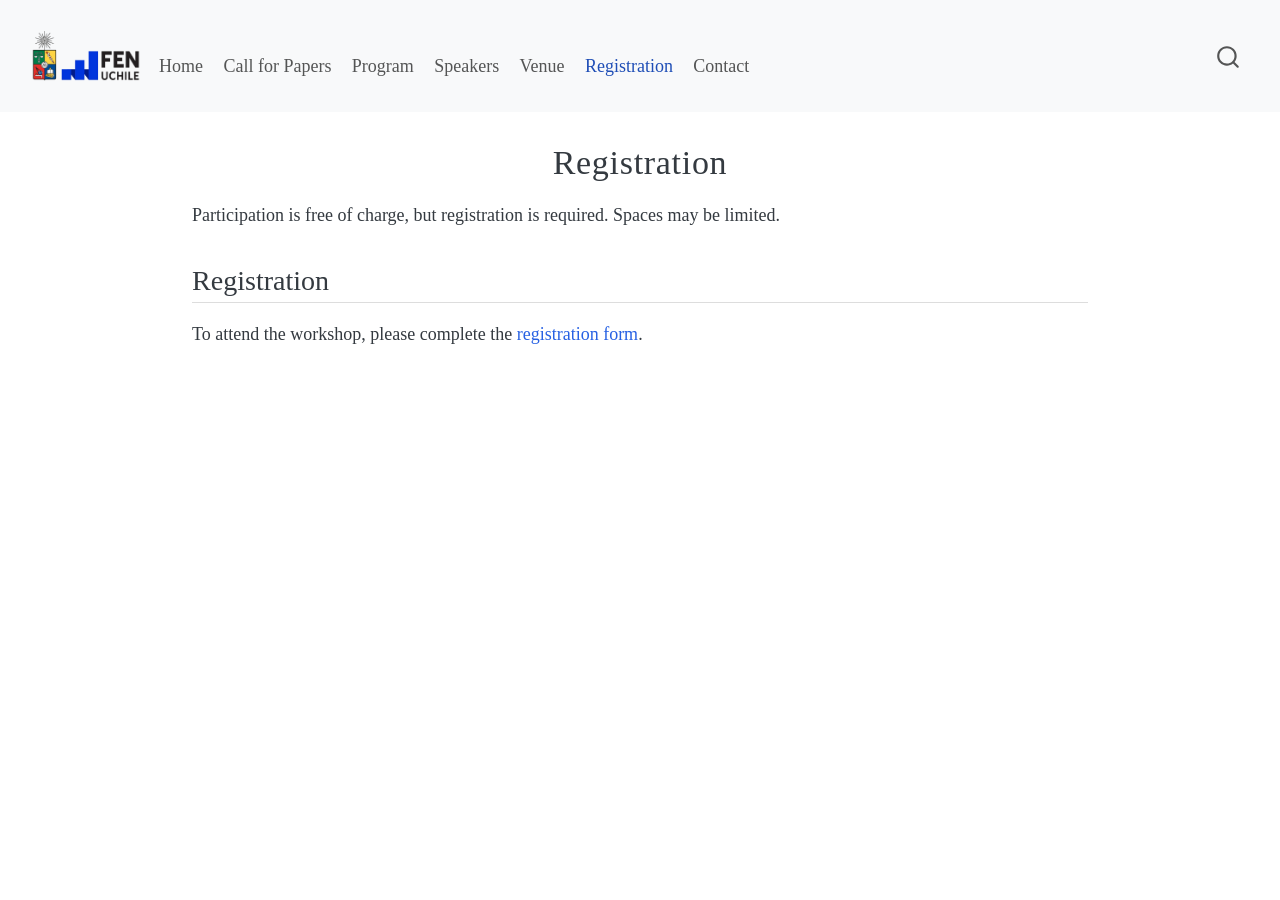
<file: docs/registration.html>
<!DOCTYPE html>
<html xmlns="http://www.w3.org/1999/xhtml" lang="en" xml:lang="en"><head>

<meta charset="utf-8">
<meta name="generator" content="quarto-1.9.38">

<meta name="viewport" content="width=device-width, initial-scale=1.0, user-scalable=yes">


<title>Registration – FEW</title>
<style>
/* Default styles provided by pandoc.
** See https://pandoc.org/MANUAL.html#variables-for-html for config info.
*/
code{white-space: pre-wrap;}
span.smallcaps{font-variant: small-caps;}
div.columns{display: flex; gap: min(4vw, 1.5em);}
div.column{flex: auto; overflow-x: auto;}
div.hanging-indent{margin-left: 1.5em; text-indent: -1.5em;}
ul.task-list{list-style: none;}
ul.task-list li input[type="checkbox"] {
  width: 0.8em;
  margin: 0 0.8em 0.2em -1em; /* quarto-specific, see https://github.com/quarto-dev/quarto-cli/issues/4556 */ 
  vertical-align: middle;
}
</style>


<script src="site_libs/quarto-nav/quarto-nav.js"></script>
<script src="site_libs/quarto-nav/headroom.min.js"></script>
<script src="site_libs/clipboard/clipboard.min.js"></script>
<script src="site_libs/quarto-search/autocomplete.umd.js"></script>
<script src="site_libs/quarto-search/fuse.min.js"></script>
<script src="site_libs/quarto-search/quarto-search.js"></script>
<meta name="quarto:offset" content="./">
<link href="./images/favicon.png" rel="icon" type="image/png">
<script src="site_libs/quarto-html/quarto.js" type="module"></script>
<script src="site_libs/quarto-html/tabsets/tabsets.js" type="module"></script>
<script src="site_libs/quarto-html/popper.min.js"></script>
<script src="site_libs/quarto-html/tippy.umd.min.js"></script>
<link href="site_libs/quarto-html/tippy.css" rel="stylesheet">
<link href="site_libs/quarto-html/quarto-syntax-highlighting-15634bcf2e68342d4ad2dfa704d543f6.css" rel="stylesheet" id="quarto-text-highlighting-styles">
<script src="site_libs/bootstrap/bootstrap.min.js"></script>
<link href="site_libs/bootstrap/bootstrap-icons.css" rel="stylesheet">
<link href="site_libs/bootstrap/bootstrap-a0f9fd0d421825b736dc1bbcbcba2219.min.css" rel="stylesheet" append-hash="true" id="quarto-bootstrap" data-mode="light">
<script id="quarto-search-options" type="application/json">{
  "location": "navbar",
  "copy-button": false,
  "collapse-after": 3,
  "panel-placement": "end",
  "type": "overlay",
  "limit": 50,
  "keyboard-shortcut": [
    "f",
    "/",
    "s"
  ],
  "show-item-context": false,
  "language": {
    "search-no-results-text": "No results",
    "search-matching-documents-text": "matching documents",
    "search-copy-link-title": "Copy link to search",
    "search-hide-matches-text": "Hide additional matches",
    "search-more-match-text": "more match in this document",
    "search-more-matches-text": "more matches in this document",
    "search-clear-button-title": "Clear",
    "search-text-placeholder": "",
    "search-detached-cancel-button-title": "Cancel",
    "search-submit-button-title": "Submit",
    "search-label": "Search"
  }
}</script>


<link rel="stylesheet" href="styles.css">
</head>

<body class="nav-fixed quarto-light">

<div id="quarto-search-results"></div>
  <header id="quarto-header" class="headroom fixed-top">
    <nav class="navbar navbar-expand-lg " data-bs-theme="dark">
      <div class="navbar-container container-fluid">
      <div class="navbar-brand-container mx-auto">
    <a href="./index.html" class="navbar-brand navbar-brand-logo">
    <img src="./images/logo-university1.png" alt="" class="navbar-logo light-content">
    <img src="./images/logo-university1.png" alt="" class="navbar-logo dark-content">
    </a>
  </div>
            <div id="quarto-search" class="" title="Search"></div>
          <button class="navbar-toggler" type="button" data-bs-toggle="collapse" data-bs-target="#navbarCollapse" aria-controls="navbarCollapse" role="menu" aria-expanded="false" aria-label="Toggle navigation" onclick="if (window.quartoToggleHeadroom) { window.quartoToggleHeadroom(); }">
  <span class="navbar-toggler-icon"></span>
</button>
          <div class="collapse navbar-collapse" id="navbarCollapse">
            <ul class="navbar-nav navbar-nav-scroll me-auto">
  <li class="nav-item">
    <a class="nav-link" href="./index.html"> 
<span class="menu-text">Home</span></a>
  </li>  
  <li class="nav-item">
    <a class="nav-link" href="./call-for-papers.html"> 
<span class="menu-text">Call for Papers</span></a>
  </li>  
  <li class="nav-item">
    <a class="nav-link" href="./programme.html"> 
<span class="menu-text">Program</span></a>
  </li>  
  <li class="nav-item">
    <a class="nav-link" href="./speakers.html"> 
<span class="menu-text">Speakers</span></a>
  </li>  
  <li class="nav-item">
    <a class="nav-link" href="./venue.html"> 
<span class="menu-text">Venue</span></a>
  </li>  
  <li class="nav-item">
    <a class="nav-link active" href="./registration.html" aria-current="page"> 
<span class="menu-text">Registration</span></a>
  </li>  
  <li class="nav-item">
    <a class="nav-link" href="./contact.html"> 
<span class="menu-text">Contact</span></a>
  </li>  
</ul>
          </div> <!-- /navcollapse -->
            <div class="quarto-navbar-tools">
</div>
      </div> <!-- /container-fluid -->
    </nav>
</header>
<!-- content -->
<div id="quarto-content" class="quarto-container page-columns page-rows-contents page-layout-full page-navbar">
<!-- sidebar -->
<!-- margin-sidebar -->
    
<!-- main -->
<main class="content column-page" id="quarto-document-content">

<header id="title-block-header" class="quarto-title-block default">
<div class="quarto-title">
<h1 class="title">Registration</h1>
</div>



<div class="quarto-title-meta column-page">

    
  
    
  </div>
  


</header>


<p>Participation is free of charge, but registration is required. Spaces may be limited.</p>
<section id="registration" class="level2">
<h2 data-anchor-id="registration">Registration</h2>
<p>To attend the workshop, please complete the <a href="https://docs.google.com/forms/d/e/1FAIpQLSeOpcw_uAHLOJ8HQORRjeZDyOSa4MiXXB7e2l8v_5HepS7QjQ/viewform">registration form</a>.</p>


</section>

</main> <!-- /main -->
<!-- Cloudflare Web Analytics -->
<script type="module" src="https://static.cloudflareinsights.com/beacon.min.js" data-cf-beacon="{&quot;token&quot;: &quot;a20f8c8fcef94b28a784c61e05dfd6b4&quot;}">
</script>
<!-- End Cloudflare Web Analytics -->
<script id="quarto-html-after-body" type="application/javascript">
  window.document.addEventListener("DOMContentLoaded", function (event) {
    const isCodeAnnotation = (el) => {
      for (const clz of el.classList) {
        if (clz.startsWith('code-annotation-')) {                     
          return true;
        }
      }
      return false;
    }
    const onCopySuccess = function(e) {
      // button target
      const button = e.trigger;
      // don't keep focus
      button.blur();
      // flash "checked"
      button.classList.add('code-copy-button-checked');
      var currentTitle = button.getAttribute("title");
      button.setAttribute("title", "Copied!");
      let tooltip;
      if (window.bootstrap) {
        button.setAttribute("data-bs-toggle", "tooltip");
        button.setAttribute("data-bs-placement", "left");
        button.setAttribute("data-bs-title", "Copied!");
        tooltip = new bootstrap.Tooltip(button, 
          { trigger: "manual", 
            customClass: "code-copy-button-tooltip",
            offset: [0, -8]});
        tooltip.show();    
      }
      setTimeout(function() {
        if (tooltip) {
          tooltip.hide();
          button.removeAttribute("data-bs-title");
          button.removeAttribute("data-bs-toggle");
          button.removeAttribute("data-bs-placement");
        }
        button.setAttribute("title", currentTitle);
        button.classList.remove('code-copy-button-checked');
      }, 1000);
      // clear code selection
      e.clearSelection();
    }
    const getTextToCopy = function(trigger) {
      const outerScaffold = trigger.parentElement.cloneNode(true);
      const codeEl = outerScaffold.querySelector('code');
      for (const childEl of codeEl.children) {
        if (isCodeAnnotation(childEl)) {
          childEl.remove();
        }
      }
      return codeEl.innerText;
    }
    const clipboard = new window.ClipboardJS('.code-copy-button:not([data-in-quarto-modal])', {
      text: getTextToCopy
    });
    clipboard.on('success', onCopySuccess);
    if (window.document.getElementById('quarto-embedded-source-code-modal')) {
      const clipboardModal = new window.ClipboardJS('.code-copy-button[data-in-quarto-modal]', {
        text: getTextToCopy,
        container: window.document.getElementById('quarto-embedded-source-code-modal')
      });
      clipboardModal.on('success', onCopySuccess);
    }
      var localhostRegex = new RegExp(/^(?:http|https):\/\/localhost\:?[0-9]*\//);
      var mailtoRegex = new RegExp(/^mailto:/);
        var filterRegex = new RegExp('/' + window.location.host + '/');
      var isInternal = (href) => {
          return filterRegex.test(href) || localhostRegex.test(href) || mailtoRegex.test(href);
      }
      // Inspect non-navigation links and adorn them if external
     var links = window.document.querySelectorAll('a[href]:not(.nav-link):not(.navbar-brand):not(.toc-action):not(.sidebar-link):not(.sidebar-item-toggle):not(.pagination-link):not(.no-external):not([aria-hidden]):not(.dropdown-item):not(.quarto-navigation-tool):not(.about-link)');
      for (var i=0; i<links.length; i++) {
        const link = links[i];
        if (!isInternal(link.href)) {
          // undo the damage that might have been done by quarto-nav.js in the case of
          // links that we want to consider external
          if (link.dataset.originalHref !== undefined) {
            link.href = link.dataset.originalHref;
          }
        }
      }
    function tippyHover(el, contentFn, onTriggerFn, onUntriggerFn) {
      const config = {
        allowHTML: true,
        maxWidth: 500,
        delay: 100,
        arrow: false,
        appendTo: function(el) {
            return el.parentElement;
        },
        interactive: true,
        interactiveBorder: 10,
        theme: 'quarto',
        placement: 'bottom-start',
      };
      if (contentFn) {
        config.content = contentFn;
      }
      if (onTriggerFn) {
        config.onTrigger = onTriggerFn;
      }
      if (onUntriggerFn) {
        config.onUntrigger = onUntriggerFn;
      }
      window.tippy(el, config); 
    }
    const noterefs = window.document.querySelectorAll('a[role="doc-noteref"]');
    for (var i=0; i<noterefs.length; i++) {
      const ref = noterefs[i];
      tippyHover(ref, function() {
        // use id or data attribute instead here
        let href = ref.getAttribute('data-footnote-href') || ref.getAttribute('href');
        try { href = new URL(href).hash; } catch {}
        const id = href.replace(/^#\/?/, "");
        const note = window.document.getElementById(id);
        if (note) {
          return note.innerHTML;
        } else {
          return "";
        }
      });
    }
    const xrefs = window.document.querySelectorAll('a.quarto-xref');
    const processXRef = (id, note) => {
      // Strip column container classes
      const stripColumnClz = (el) => {
        el.classList.remove("page-full", "page-columns");
        if (el.children) {
          for (const child of el.children) {
            stripColumnClz(child);
          }
        }
      }
      stripColumnClz(note)
      if (id === null || id.startsWith('sec-')) {
        // Special case sections, only their first couple elements
        const container = document.createElement("div");
        if (note.children && note.children.length > 2) {
          container.appendChild(note.children[0].cloneNode(true));
          for (let i = 1; i < note.children.length; i++) {
            const child = note.children[i];
            if (child.tagName === "P" && child.innerText === "") {
              continue;
            } else {
              container.appendChild(child.cloneNode(true));
              break;
            }
          }
          if (window.Quarto?.typesetMath) {
            window.Quarto.typesetMath(container);
          }
          return container.innerHTML
        } else {
          if (window.Quarto?.typesetMath) {
            window.Quarto.typesetMath(note);
          }
          return note.innerHTML;
        }
      } else {
        // Remove any anchor links if they are present
        const anchorLink = note.querySelector('a.anchorjs-link');
        if (anchorLink) {
          anchorLink.remove();
        }
        if (window.Quarto?.typesetMath) {
          window.Quarto.typesetMath(note);
        }
        if (note.classList.contains("callout")) {
          return note.outerHTML;
        } else {
          return note.innerHTML;
        }
      }
    }
    for (var i=0; i<xrefs.length; i++) {
      const xref = xrefs[i];
      tippyHover(xref, undefined, function(instance) {
        instance.disable();
        let url = xref.getAttribute('href');
        let hash = undefined; 
        if (url.startsWith('#')) {
          hash = url;
        } else {
          try { hash = new URL(url).hash; } catch {}
        }
        if (hash) {
          const id = hash.replace(/^#\/?/, "");
          const note = window.document.getElementById(id);
          if (note !== null) {
            try {
              const html = processXRef(id, note.cloneNode(true));
              instance.setContent(html);
            } finally {
              instance.enable();
              instance.show();
            }
          } else {
            // See if we can fetch this
            fetch(url.split('#')[0])
            .then(res => res.text())
            .then(html => {
              const parser = new DOMParser();
              const htmlDoc = parser.parseFromString(html, "text/html");
              const note = htmlDoc.getElementById(id);
              if (note !== null) {
                const html = processXRef(id, note);
                instance.setContent(html);
              } 
            }).finally(() => {
              instance.enable();
              instance.show();
            });
          }
        } else {
          // See if we can fetch a full url (with no hash to target)
          // This is a special case and we should probably do some content thinning / targeting
          fetch(url)
          .then(res => res.text())
          .then(html => {
            const parser = new DOMParser();
            const htmlDoc = parser.parseFromString(html, "text/html");
            const note = htmlDoc.querySelector('main.content');
            if (note !== null) {
              // This should only happen for chapter cross references
              // (since there is no id in the URL)
              // remove the first header
              if (note.children.length > 0 && note.children[0].tagName === "HEADER") {
                note.children[0].remove();
              }
              const html = processXRef(null, note);
              instance.setContent(html);
            } 
          }).finally(() => {
            instance.enable();
            instance.show();
          });
        }
      }, function(instance) {
      });
    }
        let selectedAnnoteEl;
        const selectorForAnnotation = ( cell, annotation) => {
          let cellAttr = 'data-code-cell="' + cell + '"';
          let lineAttr = 'data-code-annotation="' +  annotation + '"';
          const selector = 'span[' + cellAttr + '][' + lineAttr + ']';
          return selector;
        }
        const selectCodeLines = (annoteEl) => {
          const doc = window.document;
          const targetCell = annoteEl.getAttribute("data-target-cell");
          const targetAnnotation = annoteEl.getAttribute("data-target-annotation");
          const annoteSpan = window.document.querySelector(selectorForAnnotation(targetCell, targetAnnotation));
          const lines = annoteSpan.getAttribute("data-code-lines").split(",");
          const lineIds = lines.map((line) => {
            return targetCell + "-" + line;
          })
          let top = null;
          let height = null;
          let parent = null;
          if (lineIds.length > 0) {
              //compute the position of the single el (top and bottom and make a div)
              const el = window.document.getElementById(lineIds[0]);
              top = el.offsetTop;
              height = el.offsetHeight;
              parent = el.parentElement.parentElement;
            if (lineIds.length > 1) {
              const lastEl = window.document.getElementById(lineIds[lineIds.length - 1]);
              const bottom = lastEl.offsetTop + lastEl.offsetHeight;
              height = bottom - top;
            }
            if (top !== null && height !== null && parent !== null) {
              // cook up a div (if necessary) and position it 
              let div = window.document.getElementById("code-annotation-line-highlight");
              if (div === null) {
                div = window.document.createElement("div");
                div.setAttribute("id", "code-annotation-line-highlight");
                div.style.position = 'absolute';
                parent.appendChild(div);
              }
              div.style.top = top - 2 + "px";
              div.style.height = height + 4 + "px";
              div.style.left = 0;
              let gutterDiv = window.document.getElementById("code-annotation-line-highlight-gutter");
              if (gutterDiv === null) {
                gutterDiv = window.document.createElement("div");
                gutterDiv.setAttribute("id", "code-annotation-line-highlight-gutter");
                gutterDiv.style.position = 'absolute';
                const codeCell = window.document.getElementById(targetCell);
                const gutter = codeCell.querySelector('.code-annotation-gutter');
                gutter.appendChild(gutterDiv);
              }
              gutterDiv.style.top = top - 2 + "px";
              gutterDiv.style.height = height + 4 + "px";
            }
            selectedAnnoteEl = annoteEl;
          }
        };
        const unselectCodeLines = () => {
          const elementsIds = ["code-annotation-line-highlight", "code-annotation-line-highlight-gutter"];
          elementsIds.forEach((elId) => {
            const div = window.document.getElementById(elId);
            if (div) {
              div.remove();
            }
          });
          selectedAnnoteEl = undefined;
        };
          // Handle positioning of the toggle
      window.addEventListener(
        "resize",
        throttle(() => {
          elRect = undefined;
          if (selectedAnnoteEl) {
            selectCodeLines(selectedAnnoteEl);
          }
        }, 10)
      );
      function throttle(fn, ms) {
      let throttle = false;
      let timer;
        return (...args) => {
          if(!throttle) { // first call gets through
              fn.apply(this, args);
              throttle = true;
          } else { // all the others get throttled
              if(timer) clearTimeout(timer); // cancel #2
              timer = setTimeout(() => {
                fn.apply(this, args);
                timer = throttle = false;
              }, ms);
          }
        };
      }
        // Attach click handler to the DT
        const annoteDls = window.document.querySelectorAll('dt[data-target-cell]');
        for (const annoteDlNode of annoteDls) {
          annoteDlNode.addEventListener('click', (event) => {
            const clickedEl = event.target;
            if (clickedEl !== selectedAnnoteEl) {
              unselectCodeLines();
              const activeEl = window.document.querySelector('dt[data-target-cell].code-annotation-active');
              if (activeEl) {
                activeEl.classList.remove('code-annotation-active');
              }
              selectCodeLines(clickedEl);
              clickedEl.classList.add('code-annotation-active');
            } else {
              // Unselect the line
              unselectCodeLines();
              clickedEl.classList.remove('code-annotation-active');
            }
          });
        }
    const findCites = (el) => {
      const parentEl = el.parentElement;
      if (parentEl) {
        const cites = parentEl.dataset.cites;
        if (cites) {
          return {
            el,
            cites: cites.split(' ')
          };
        } else {
          return findCites(el.parentElement)
        }
      } else {
        return undefined;
      }
    };
    var bibliorefs = window.document.querySelectorAll('a[role="doc-biblioref"]');
    for (var i=0; i<bibliorefs.length; i++) {
      const ref = bibliorefs[i];
      const citeInfo = findCites(ref);
      if (citeInfo) {
        tippyHover(citeInfo.el, function() {
          var popup = window.document.createElement('div');
          citeInfo.cites.forEach(function(cite) {
            var citeDiv = window.document.createElement('div');
            citeDiv.classList.add('hanging-indent');
            citeDiv.classList.add('csl-entry');
            var biblioDiv = window.document.getElementById('ref-' + cite);
            if (biblioDiv) {
              citeDiv.innerHTML = biblioDiv.innerHTML;
            }
            popup.appendChild(citeDiv);
          });
          return popup.innerHTML;
        });
      }
    }
  });
  </script>
</div> <!-- /content -->




</body></html>
</file>
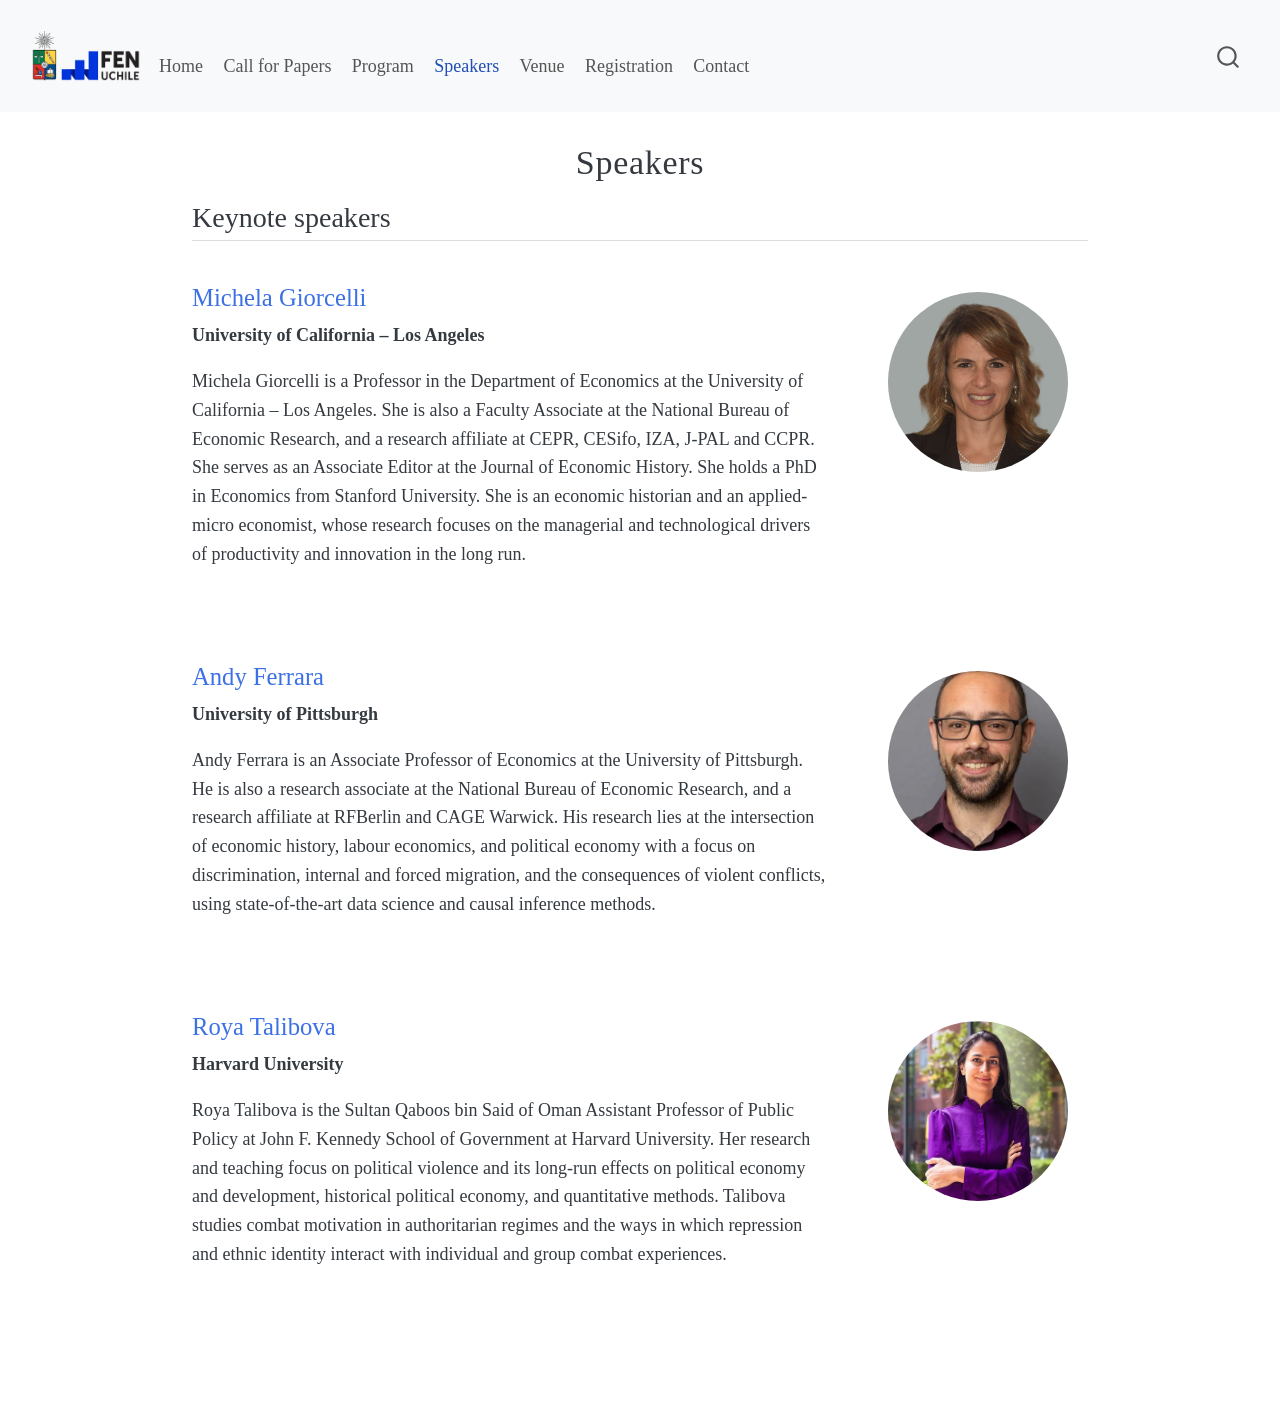
<file: docs/speakers.html>
<!DOCTYPE html>
<html xmlns="http://www.w3.org/1999/xhtml" lang="en" xml:lang="en"><head>

<meta charset="utf-8">
<meta name="generator" content="quarto-1.9.38">

<meta name="viewport" content="width=device-width, initial-scale=1.0, user-scalable=yes">


<title>Speakers – FEW</title>
<style>
/* Default styles provided by pandoc.
** See https://pandoc.org/MANUAL.html#variables-for-html for config info.
*/
code{white-space: pre-wrap;}
span.smallcaps{font-variant: small-caps;}
div.columns{display: flex; gap: min(4vw, 1.5em);}
div.column{flex: auto; overflow-x: auto;}
div.hanging-indent{margin-left: 1.5em; text-indent: -1.5em;}
ul.task-list{list-style: none;}
ul.task-list li input[type="checkbox"] {
  width: 0.8em;
  margin: 0 0.8em 0.2em -1em; /* quarto-specific, see https://github.com/quarto-dev/quarto-cli/issues/4556 */ 
  vertical-align: middle;
}
</style>


<script src="site_libs/quarto-nav/quarto-nav.js"></script>
<script src="site_libs/quarto-nav/headroom.min.js"></script>
<script src="site_libs/clipboard/clipboard.min.js"></script>
<script src="site_libs/quarto-search/autocomplete.umd.js"></script>
<script src="site_libs/quarto-search/fuse.min.js"></script>
<script src="site_libs/quarto-search/quarto-search.js"></script>
<meta name="quarto:offset" content="./">
<link href="./images/favicon.png" rel="icon" type="image/png">
<script src="site_libs/quarto-html/quarto.js" type="module"></script>
<script src="site_libs/quarto-html/tabsets/tabsets.js" type="module"></script>
<script src="site_libs/quarto-html/popper.min.js"></script>
<script src="site_libs/quarto-html/tippy.umd.min.js"></script>
<link href="site_libs/quarto-html/tippy.css" rel="stylesheet">
<link href="site_libs/quarto-html/quarto-syntax-highlighting-15634bcf2e68342d4ad2dfa704d543f6.css" rel="stylesheet" id="quarto-text-highlighting-styles">
<script src="site_libs/bootstrap/bootstrap.min.js"></script>
<link href="site_libs/bootstrap/bootstrap-icons.css" rel="stylesheet">
<link href="site_libs/bootstrap/bootstrap-a0f9fd0d421825b736dc1bbcbcba2219.min.css" rel="stylesheet" append-hash="true" id="quarto-bootstrap" data-mode="light">
<script id="quarto-search-options" type="application/json">{
  "location": "navbar",
  "copy-button": false,
  "collapse-after": 3,
  "panel-placement": "end",
  "type": "overlay",
  "limit": 50,
  "keyboard-shortcut": [
    "f",
    "/",
    "s"
  ],
  "show-item-context": false,
  "language": {
    "search-no-results-text": "No results",
    "search-matching-documents-text": "matching documents",
    "search-copy-link-title": "Copy link to search",
    "search-hide-matches-text": "Hide additional matches",
    "search-more-match-text": "more match in this document",
    "search-more-matches-text": "more matches in this document",
    "search-clear-button-title": "Clear",
    "search-text-placeholder": "",
    "search-detached-cancel-button-title": "Cancel",
    "search-submit-button-title": "Submit",
    "search-label": "Search"
  }
}</script>


<link rel="stylesheet" href="styles.css">
</head>

<body class="nav-fixed quarto-light">

<div id="quarto-search-results"></div>
  <header id="quarto-header" class="headroom fixed-top">
    <nav class="navbar navbar-expand-lg " data-bs-theme="dark">
      <div class="navbar-container container-fluid">
      <div class="navbar-brand-container mx-auto">
    <a href="./index.html" class="navbar-brand navbar-brand-logo">
    <img src="./images/logo-university1.png" alt="" class="navbar-logo light-content">
    <img src="./images/logo-university1.png" alt="" class="navbar-logo dark-content">
    </a>
  </div>
            <div id="quarto-search" class="" title="Search"></div>
          <button class="navbar-toggler" type="button" data-bs-toggle="collapse" data-bs-target="#navbarCollapse" aria-controls="navbarCollapse" role="menu" aria-expanded="false" aria-label="Toggle navigation" onclick="if (window.quartoToggleHeadroom) { window.quartoToggleHeadroom(); }">
  <span class="navbar-toggler-icon"></span>
</button>
          <div class="collapse navbar-collapse" id="navbarCollapse">
            <ul class="navbar-nav navbar-nav-scroll me-auto">
  <li class="nav-item">
    <a class="nav-link" href="./index.html"> 
<span class="menu-text">Home</span></a>
  </li>  
  <li class="nav-item">
    <a class="nav-link" href="./call-for-papers.html"> 
<span class="menu-text">Call for Papers</span></a>
  </li>  
  <li class="nav-item">
    <a class="nav-link" href="./programme.html"> 
<span class="menu-text">Program</span></a>
  </li>  
  <li class="nav-item">
    <a class="nav-link active" href="./speakers.html" aria-current="page"> 
<span class="menu-text">Speakers</span></a>
  </li>  
  <li class="nav-item">
    <a class="nav-link" href="./venue.html"> 
<span class="menu-text">Venue</span></a>
  </li>  
  <li class="nav-item">
    <a class="nav-link" href="./registration.html"> 
<span class="menu-text">Registration</span></a>
  </li>  
  <li class="nav-item">
    <a class="nav-link" href="./contact.html"> 
<span class="menu-text">Contact</span></a>
  </li>  
</ul>
          </div> <!-- /navcollapse -->
            <div class="quarto-navbar-tools">
</div>
      </div> <!-- /container-fluid -->
    </nav>
</header>
<!-- content -->
<div id="quarto-content" class="quarto-container page-columns page-rows-contents page-layout-full page-navbar">
<!-- sidebar -->
<!-- margin-sidebar -->
    
<!-- main -->
<main class="content column-page" id="quarto-document-content">

<header id="title-block-header" class="quarto-title-block default">
<div class="quarto-title">
<h1 class="title">Speakers</h1>
</div>



<div class="quarto-title-meta column-page">

    
  
    
  </div>
  


</header>


<section id="keynote-speakers" class="level2">
<h2 data-anchor-id="keynote-speakers">Keynote speakers</h2>
<div class="speaker-card">
<section id="michela-giorcelli" class="level3 speaker-bio">
<h3 data-anchor-id="michela-giorcelli"><a href="http://www.giorcellimichela.com/" target="_blank">Michela Giorcelli</a></h3>
<p><strong>University of California – Los Angeles</strong></p>
<p>Michela Giorcelli is a Professor in the Department of Economics at the University of California – Los Angeles. She is also a Faculty Associate at the National Bureau of Economic Research, and a research affiliate at CEPR, CESifo, IZA, J-PAL and CCPR. She serves as an Associate Editor at the Journal of Economic History. She holds a PhD in Economics from Stanford University. She is an economic historian and an applied-micro economist, whose research focuses on the managerial and technological drivers of productivity and innovation in the long run.</p>
</section>
<div class="speaker-photo-box">
<p><img src="images/giorcelli.jpg" class="speaker-photo img-fluid" alt="Michela Giorcelli"></p>
</div>
</div>
<div class="speaker-card">
<section id="andy-ferrara" class="level3 speaker-bio">
<h3 data-anchor-id="andy-ferrara"><a href="https://andreas-ferrara.com/" target="_blank">Andy Ferrara</a></h3>
<p><strong>University of Pittsburgh</strong></p>
<p>Andy Ferrara is an Associate Professor of Economics at the University of Pittsburgh. He is also a research associate at the National Bureau of Economic Research, and a research affiliate at RFBerlin and CAGE Warwick. His research lies at the intersection of economic history, labour economics, and political economy with a focus on discrimination, internal and forced migration, and the consequences of violent conflicts, using state-of-the-art data science and causal inference methods.</p>
</section>
<div class="speaker-photo-box">
<p><img src="images/ferrara.jpg" class="speaker-photo img-fluid" alt="Andy Ferrara"></p>
</div>
</div>
<div class="speaker-card">
<section id="roya-talibova" class="level3 speaker-bio">
<h3 data-anchor-id="roya-talibova"><a href="https://www.royatalibova.com/" target="_blank">Roya Talibova</a></h3>
<p><strong>Harvard University</strong></p>
<p>Roya Talibova is the Sultan Qaboos bin Said of Oman Assistant Professor of Public Policy at John F. Kennedy School of Government at Harvard University. Her research and teaching focus on political violence and its long-run effects on political economy and development, historical political economy, and quantitative methods. Talibova studies combat motivation in authoritarian regimes and the ways in which repression and ethnic identity interact with individual and group combat experiences.</p>
</section>
<div class="speaker-photo-box">
<p><img src="images/talibova.jpg" class="speaker-photo img-fluid" alt="Roya Talibova"></p>
</div>
</div>


</section>

</main> <!-- /main -->
<!-- Cloudflare Web Analytics -->
<script type="module" src="https://static.cloudflareinsights.com/beacon.min.js" data-cf-beacon="{&quot;token&quot;: &quot;a20f8c8fcef94b28a784c61e05dfd6b4&quot;}">
</script>
<!-- End Cloudflare Web Analytics -->
<script id="quarto-html-after-body" type="application/javascript">
  window.document.addEventListener("DOMContentLoaded", function (event) {
    const isCodeAnnotation = (el) => {
      for (const clz of el.classList) {
        if (clz.startsWith('code-annotation-')) {                     
          return true;
        }
      }
      return false;
    }
    const onCopySuccess = function(e) {
      // button target
      const button = e.trigger;
      // don't keep focus
      button.blur();
      // flash "checked"
      button.classList.add('code-copy-button-checked');
      var currentTitle = button.getAttribute("title");
      button.setAttribute("title", "Copied!");
      let tooltip;
      if (window.bootstrap) {
        button.setAttribute("data-bs-toggle", "tooltip");
        button.setAttribute("data-bs-placement", "left");
        button.setAttribute("data-bs-title", "Copied!");
        tooltip = new bootstrap.Tooltip(button, 
          { trigger: "manual", 
            customClass: "code-copy-button-tooltip",
            offset: [0, -8]});
        tooltip.show();    
      }
      setTimeout(function() {
        if (tooltip) {
          tooltip.hide();
          button.removeAttribute("data-bs-title");
          button.removeAttribute("data-bs-toggle");
          button.removeAttribute("data-bs-placement");
        }
        button.setAttribute("title", currentTitle);
        button.classList.remove('code-copy-button-checked');
      }, 1000);
      // clear code selection
      e.clearSelection();
    }
    const getTextToCopy = function(trigger) {
      const outerScaffold = trigger.parentElement.cloneNode(true);
      const codeEl = outerScaffold.querySelector('code');
      for (const childEl of codeEl.children) {
        if (isCodeAnnotation(childEl)) {
          childEl.remove();
        }
      }
      return codeEl.innerText;
    }
    const clipboard = new window.ClipboardJS('.code-copy-button:not([data-in-quarto-modal])', {
      text: getTextToCopy
    });
    clipboard.on('success', onCopySuccess);
    if (window.document.getElementById('quarto-embedded-source-code-modal')) {
      const clipboardModal = new window.ClipboardJS('.code-copy-button[data-in-quarto-modal]', {
        text: getTextToCopy,
        container: window.document.getElementById('quarto-embedded-source-code-modal')
      });
      clipboardModal.on('success', onCopySuccess);
    }
      var localhostRegex = new RegExp(/^(?:http|https):\/\/localhost\:?[0-9]*\//);
      var mailtoRegex = new RegExp(/^mailto:/);
        var filterRegex = new RegExp('/' + window.location.host + '/');
      var isInternal = (href) => {
          return filterRegex.test(href) || localhostRegex.test(href) || mailtoRegex.test(href);
      }
      // Inspect non-navigation links and adorn them if external
     var links = window.document.querySelectorAll('a[href]:not(.nav-link):not(.navbar-brand):not(.toc-action):not(.sidebar-link):not(.sidebar-item-toggle):not(.pagination-link):not(.no-external):not([aria-hidden]):not(.dropdown-item):not(.quarto-navigation-tool):not(.about-link)');
      for (var i=0; i<links.length; i++) {
        const link = links[i];
        if (!isInternal(link.href)) {
          // undo the damage that might have been done by quarto-nav.js in the case of
          // links that we want to consider external
          if (link.dataset.originalHref !== undefined) {
            link.href = link.dataset.originalHref;
          }
        }
      }
    function tippyHover(el, contentFn, onTriggerFn, onUntriggerFn) {
      const config = {
        allowHTML: true,
        maxWidth: 500,
        delay: 100,
        arrow: false,
        appendTo: function(el) {
            return el.parentElement;
        },
        interactive: true,
        interactiveBorder: 10,
        theme: 'quarto',
        placement: 'bottom-start',
      };
      if (contentFn) {
        config.content = contentFn;
      }
      if (onTriggerFn) {
        config.onTrigger = onTriggerFn;
      }
      if (onUntriggerFn) {
        config.onUntrigger = onUntriggerFn;
      }
      window.tippy(el, config); 
    }
    const noterefs = window.document.querySelectorAll('a[role="doc-noteref"]');
    for (var i=0; i<noterefs.length; i++) {
      const ref = noterefs[i];
      tippyHover(ref, function() {
        // use id or data attribute instead here
        let href = ref.getAttribute('data-footnote-href') || ref.getAttribute('href');
        try { href = new URL(href).hash; } catch {}
        const id = href.replace(/^#\/?/, "");
        const note = window.document.getElementById(id);
        if (note) {
          return note.innerHTML;
        } else {
          return "";
        }
      });
    }
    const xrefs = window.document.querySelectorAll('a.quarto-xref');
    const processXRef = (id, note) => {
      // Strip column container classes
      const stripColumnClz = (el) => {
        el.classList.remove("page-full", "page-columns");
        if (el.children) {
          for (const child of el.children) {
            stripColumnClz(child);
          }
        }
      }
      stripColumnClz(note)
      if (id === null || id.startsWith('sec-')) {
        // Special case sections, only their first couple elements
        const container = document.createElement("div");
        if (note.children && note.children.length > 2) {
          container.appendChild(note.children[0].cloneNode(true));
          for (let i = 1; i < note.children.length; i++) {
            const child = note.children[i];
            if (child.tagName === "P" && child.innerText === "") {
              continue;
            } else {
              container.appendChild(child.cloneNode(true));
              break;
            }
          }
          if (window.Quarto?.typesetMath) {
            window.Quarto.typesetMath(container);
          }
          return container.innerHTML
        } else {
          if (window.Quarto?.typesetMath) {
            window.Quarto.typesetMath(note);
          }
          return note.innerHTML;
        }
      } else {
        // Remove any anchor links if they are present
        const anchorLink = note.querySelector('a.anchorjs-link');
        if (anchorLink) {
          anchorLink.remove();
        }
        if (window.Quarto?.typesetMath) {
          window.Quarto.typesetMath(note);
        }
        if (note.classList.contains("callout")) {
          return note.outerHTML;
        } else {
          return note.innerHTML;
        }
      }
    }
    for (var i=0; i<xrefs.length; i++) {
      const xref = xrefs[i];
      tippyHover(xref, undefined, function(instance) {
        instance.disable();
        let url = xref.getAttribute('href');
        let hash = undefined; 
        if (url.startsWith('#')) {
          hash = url;
        } else {
          try { hash = new URL(url).hash; } catch {}
        }
        if (hash) {
          const id = hash.replace(/^#\/?/, "");
          const note = window.document.getElementById(id);
          if (note !== null) {
            try {
              const html = processXRef(id, note.cloneNode(true));
              instance.setContent(html);
            } finally {
              instance.enable();
              instance.show();
            }
          } else {
            // See if we can fetch this
            fetch(url.split('#')[0])
            .then(res => res.text())
            .then(html => {
              const parser = new DOMParser();
              const htmlDoc = parser.parseFromString(html, "text/html");
              const note = htmlDoc.getElementById(id);
              if (note !== null) {
                const html = processXRef(id, note);
                instance.setContent(html);
              } 
            }).finally(() => {
              instance.enable();
              instance.show();
            });
          }
        } else {
          // See if we can fetch a full url (with no hash to target)
          // This is a special case and we should probably do some content thinning / targeting
          fetch(url)
          .then(res => res.text())
          .then(html => {
            const parser = new DOMParser();
            const htmlDoc = parser.parseFromString(html, "text/html");
            const note = htmlDoc.querySelector('main.content');
            if (note !== null) {
              // This should only happen for chapter cross references
              // (since there is no id in the URL)
              // remove the first header
              if (note.children.length > 0 && note.children[0].tagName === "HEADER") {
                note.children[0].remove();
              }
              const html = processXRef(null, note);
              instance.setContent(html);
            } 
          }).finally(() => {
            instance.enable();
            instance.show();
          });
        }
      }, function(instance) {
      });
    }
        let selectedAnnoteEl;
        const selectorForAnnotation = ( cell, annotation) => {
          let cellAttr = 'data-code-cell="' + cell + '"';
          let lineAttr = 'data-code-annotation="' +  annotation + '"';
          const selector = 'span[' + cellAttr + '][' + lineAttr + ']';
          return selector;
        }
        const selectCodeLines = (annoteEl) => {
          const doc = window.document;
          const targetCell = annoteEl.getAttribute("data-target-cell");
          const targetAnnotation = annoteEl.getAttribute("data-target-annotation");
          const annoteSpan = window.document.querySelector(selectorForAnnotation(targetCell, targetAnnotation));
          const lines = annoteSpan.getAttribute("data-code-lines").split(",");
          const lineIds = lines.map((line) => {
            return targetCell + "-" + line;
          })
          let top = null;
          let height = null;
          let parent = null;
          if (lineIds.length > 0) {
              //compute the position of the single el (top and bottom and make a div)
              const el = window.document.getElementById(lineIds[0]);
              top = el.offsetTop;
              height = el.offsetHeight;
              parent = el.parentElement.parentElement;
            if (lineIds.length > 1) {
              const lastEl = window.document.getElementById(lineIds[lineIds.length - 1]);
              const bottom = lastEl.offsetTop + lastEl.offsetHeight;
              height = bottom - top;
            }
            if (top !== null && height !== null && parent !== null) {
              // cook up a div (if necessary) and position it 
              let div = window.document.getElementById("code-annotation-line-highlight");
              if (div === null) {
                div = window.document.createElement("div");
                div.setAttribute("id", "code-annotation-line-highlight");
                div.style.position = 'absolute';
                parent.appendChild(div);
              }
              div.style.top = top - 2 + "px";
              div.style.height = height + 4 + "px";
              div.style.left = 0;
              let gutterDiv = window.document.getElementById("code-annotation-line-highlight-gutter");
              if (gutterDiv === null) {
                gutterDiv = window.document.createElement("div");
                gutterDiv.setAttribute("id", "code-annotation-line-highlight-gutter");
                gutterDiv.style.position = 'absolute';
                const codeCell = window.document.getElementById(targetCell);
                const gutter = codeCell.querySelector('.code-annotation-gutter');
                gutter.appendChild(gutterDiv);
              }
              gutterDiv.style.top = top - 2 + "px";
              gutterDiv.style.height = height + 4 + "px";
            }
            selectedAnnoteEl = annoteEl;
          }
        };
        const unselectCodeLines = () => {
          const elementsIds = ["code-annotation-line-highlight", "code-annotation-line-highlight-gutter"];
          elementsIds.forEach((elId) => {
            const div = window.document.getElementById(elId);
            if (div) {
              div.remove();
            }
          });
          selectedAnnoteEl = undefined;
        };
          // Handle positioning of the toggle
      window.addEventListener(
        "resize",
        throttle(() => {
          elRect = undefined;
          if (selectedAnnoteEl) {
            selectCodeLines(selectedAnnoteEl);
          }
        }, 10)
      );
      function throttle(fn, ms) {
      let throttle = false;
      let timer;
        return (...args) => {
          if(!throttle) { // first call gets through
              fn.apply(this, args);
              throttle = true;
          } else { // all the others get throttled
              if(timer) clearTimeout(timer); // cancel #2
              timer = setTimeout(() => {
                fn.apply(this, args);
                timer = throttle = false;
              }, ms);
          }
        };
      }
        // Attach click handler to the DT
        const annoteDls = window.document.querySelectorAll('dt[data-target-cell]');
        for (const annoteDlNode of annoteDls) {
          annoteDlNode.addEventListener('click', (event) => {
            const clickedEl = event.target;
            if (clickedEl !== selectedAnnoteEl) {
              unselectCodeLines();
              const activeEl = window.document.querySelector('dt[data-target-cell].code-annotation-active');
              if (activeEl) {
                activeEl.classList.remove('code-annotation-active');
              }
              selectCodeLines(clickedEl);
              clickedEl.classList.add('code-annotation-active');
            } else {
              // Unselect the line
              unselectCodeLines();
              clickedEl.classList.remove('code-annotation-active');
            }
          });
        }
    const findCites = (el) => {
      const parentEl = el.parentElement;
      if (parentEl) {
        const cites = parentEl.dataset.cites;
        if (cites) {
          return {
            el,
            cites: cites.split(' ')
          };
        } else {
          return findCites(el.parentElement)
        }
      } else {
        return undefined;
      }
    };
    var bibliorefs = window.document.querySelectorAll('a[role="doc-biblioref"]');
    for (var i=0; i<bibliorefs.length; i++) {
      const ref = bibliorefs[i];
      const citeInfo = findCites(ref);
      if (citeInfo) {
        tippyHover(citeInfo.el, function() {
          var popup = window.document.createElement('div');
          citeInfo.cites.forEach(function(cite) {
            var citeDiv = window.document.createElement('div');
            citeDiv.classList.add('hanging-indent');
            citeDiv.classList.add('csl-entry');
            var biblioDiv = window.document.getElementById('ref-' + cite);
            if (biblioDiv) {
              citeDiv.innerHTML = biblioDiv.innerHTML;
            }
            popup.appendChild(citeDiv);
          });
          return popup.innerHTML;
        });
      }
    }
  });
  </script>
</div> <!-- /content -->




</body></html>
</file>
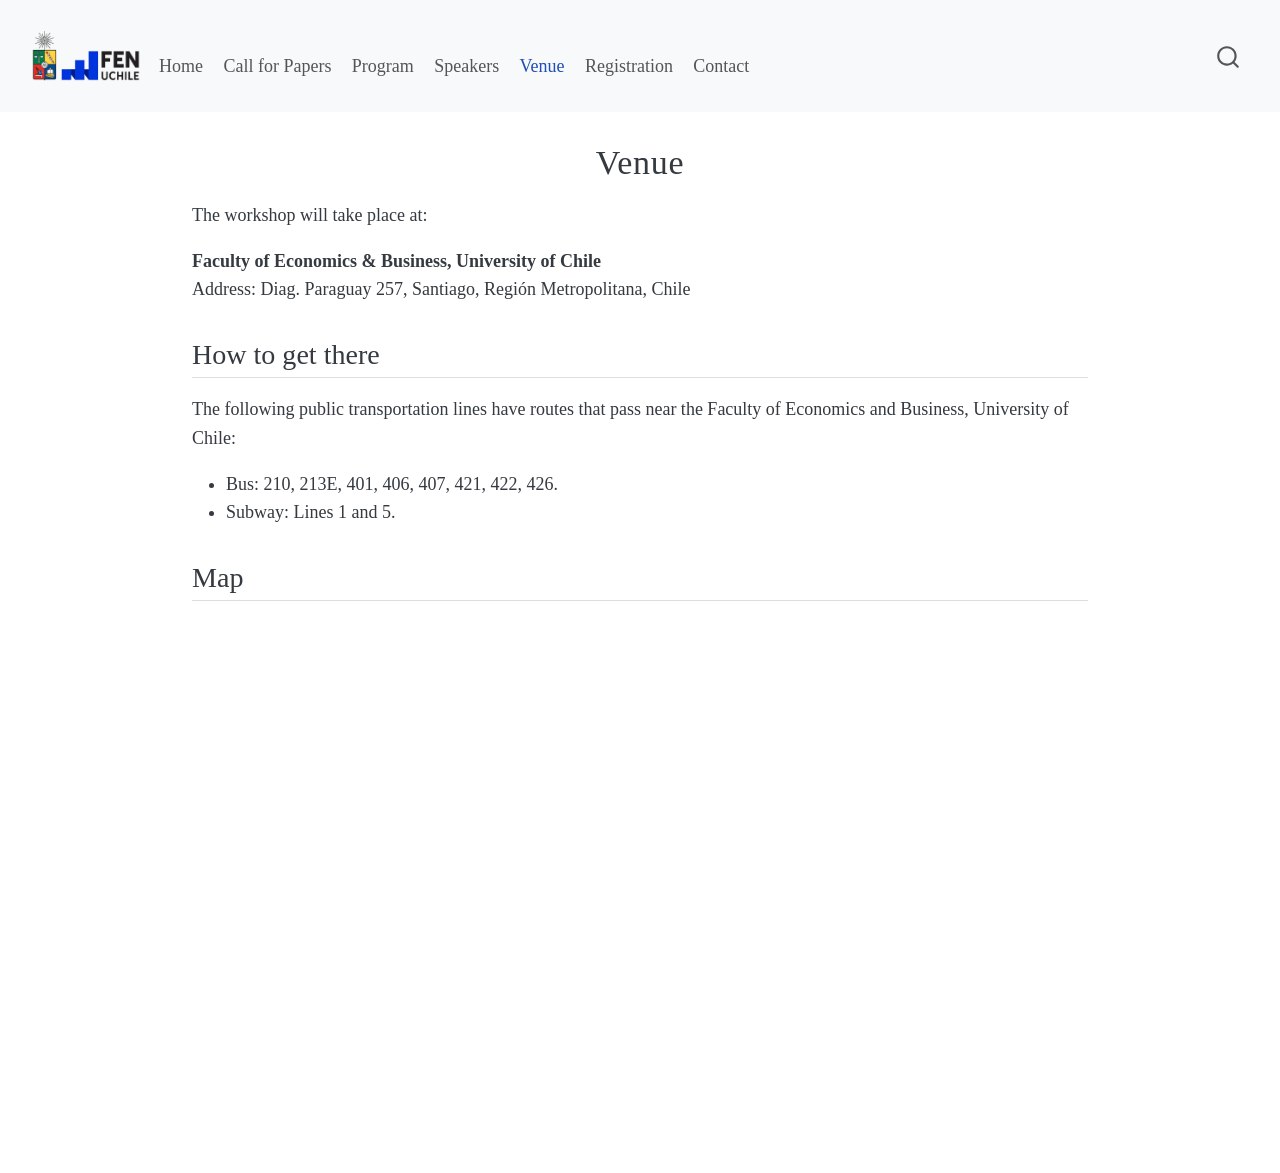
<file: docs/venue.html>
<!DOCTYPE html>
<html xmlns="http://www.w3.org/1999/xhtml" lang="en" xml:lang="en"><head>

<meta charset="utf-8">
<meta name="generator" content="quarto-1.9.38">

<meta name="viewport" content="width=device-width, initial-scale=1.0, user-scalable=yes">


<title>Venue – FEW</title>
<style>
/* Default styles provided by pandoc.
** See https://pandoc.org/MANUAL.html#variables-for-html for config info.
*/
code{white-space: pre-wrap;}
span.smallcaps{font-variant: small-caps;}
div.columns{display: flex; gap: min(4vw, 1.5em);}
div.column{flex: auto; overflow-x: auto;}
div.hanging-indent{margin-left: 1.5em; text-indent: -1.5em;}
ul.task-list{list-style: none;}
ul.task-list li input[type="checkbox"] {
  width: 0.8em;
  margin: 0 0.8em 0.2em -1em; /* quarto-specific, see https://github.com/quarto-dev/quarto-cli/issues/4556 */ 
  vertical-align: middle;
}
</style>


<script src="site_libs/quarto-nav/quarto-nav.js"></script>
<script src="site_libs/quarto-nav/headroom.min.js"></script>
<script src="site_libs/clipboard/clipboard.min.js"></script>
<script src="site_libs/quarto-search/autocomplete.umd.js"></script>
<script src="site_libs/quarto-search/fuse.min.js"></script>
<script src="site_libs/quarto-search/quarto-search.js"></script>
<meta name="quarto:offset" content="./">
<link href="./images/favicon.png" rel="icon" type="image/png">
<script src="site_libs/quarto-html/quarto.js" type="module"></script>
<script src="site_libs/quarto-html/tabsets/tabsets.js" type="module"></script>
<script src="site_libs/quarto-html/popper.min.js"></script>
<script src="site_libs/quarto-html/tippy.umd.min.js"></script>
<link href="site_libs/quarto-html/tippy.css" rel="stylesheet">
<link href="site_libs/quarto-html/quarto-syntax-highlighting-15634bcf2e68342d4ad2dfa704d543f6.css" rel="stylesheet" id="quarto-text-highlighting-styles">
<script src="site_libs/bootstrap/bootstrap.min.js"></script>
<link href="site_libs/bootstrap/bootstrap-icons.css" rel="stylesheet">
<link href="site_libs/bootstrap/bootstrap-a0f9fd0d421825b736dc1bbcbcba2219.min.css" rel="stylesheet" append-hash="true" id="quarto-bootstrap" data-mode="light">
<script id="quarto-search-options" type="application/json">{
  "location": "navbar",
  "copy-button": false,
  "collapse-after": 3,
  "panel-placement": "end",
  "type": "overlay",
  "limit": 50,
  "keyboard-shortcut": [
    "f",
    "/",
    "s"
  ],
  "show-item-context": false,
  "language": {
    "search-no-results-text": "No results",
    "search-matching-documents-text": "matching documents",
    "search-copy-link-title": "Copy link to search",
    "search-hide-matches-text": "Hide additional matches",
    "search-more-match-text": "more match in this document",
    "search-more-matches-text": "more matches in this document",
    "search-clear-button-title": "Clear",
    "search-text-placeholder": "",
    "search-detached-cancel-button-title": "Cancel",
    "search-submit-button-title": "Submit",
    "search-label": "Search"
  }
}</script>


<link rel="stylesheet" href="styles.css">
</head>

<body class="nav-fixed quarto-light">

<div id="quarto-search-results"></div>
  <header id="quarto-header" class="headroom fixed-top">
    <nav class="navbar navbar-expand-lg " data-bs-theme="dark">
      <div class="navbar-container container-fluid">
      <div class="navbar-brand-container mx-auto">
    <a href="./index.html" class="navbar-brand navbar-brand-logo">
    <img src="./images/logo-university1.png" alt="" class="navbar-logo light-content">
    <img src="./images/logo-university1.png" alt="" class="navbar-logo dark-content">
    </a>
  </div>
            <div id="quarto-search" class="" title="Search"></div>
          <button class="navbar-toggler" type="button" data-bs-toggle="collapse" data-bs-target="#navbarCollapse" aria-controls="navbarCollapse" role="menu" aria-expanded="false" aria-label="Toggle navigation" onclick="if (window.quartoToggleHeadroom) { window.quartoToggleHeadroom(); }">
  <span class="navbar-toggler-icon"></span>
</button>
          <div class="collapse navbar-collapse" id="navbarCollapse">
            <ul class="navbar-nav navbar-nav-scroll me-auto">
  <li class="nav-item">
    <a class="nav-link" href="./index.html"> 
<span class="menu-text">Home</span></a>
  </li>  
  <li class="nav-item">
    <a class="nav-link" href="./call-for-papers.html"> 
<span class="menu-text">Call for Papers</span></a>
  </li>  
  <li class="nav-item">
    <a class="nav-link" href="./programme.html"> 
<span class="menu-text">Program</span></a>
  </li>  
  <li class="nav-item">
    <a class="nav-link" href="./speakers.html"> 
<span class="menu-text">Speakers</span></a>
  </li>  
  <li class="nav-item">
    <a class="nav-link active" href="./venue.html" aria-current="page"> 
<span class="menu-text">Venue</span></a>
  </li>  
  <li class="nav-item">
    <a class="nav-link" href="./registration.html"> 
<span class="menu-text">Registration</span></a>
  </li>  
  <li class="nav-item">
    <a class="nav-link" href="./contact.html"> 
<span class="menu-text">Contact</span></a>
  </li>  
</ul>
          </div> <!-- /navcollapse -->
            <div class="quarto-navbar-tools">
</div>
      </div> <!-- /container-fluid -->
    </nav>
</header>
<!-- content -->
<div id="quarto-content" class="quarto-container page-columns page-rows-contents page-layout-full page-navbar">
<!-- sidebar -->
<!-- margin-sidebar -->
    
<!-- main -->
<main class="content column-page" id="quarto-document-content">

<header id="title-block-header" class="quarto-title-block default">
<div class="quarto-title">
<h1 class="title">Venue</h1>
</div>



<div class="quarto-title-meta column-page">

    
  
    
  </div>
  


</header>


<p>The workshop will take place at:</p>
<p><strong>Faculty of Economics &amp; Business, University of Chile</strong><br>
Address: Diag. Paraguay 257, Santiago, Región Metropolitana, Chile</p>
<section id="how-to-get-there" class="level2">
<h2 data-anchor-id="how-to-get-there">How to get there</h2>
<p>The following public transportation lines have routes that pass near the Faculty of Economics and Business, University of Chile:</p>
<ul>
<li>Bus: 210, 213E, 401, 406, 407, 421, 422, 426.</li>
<li>Subway: Lines 1 and 5.</li>
</ul>
</section>
<section id="map" class="level2">
<h2 data-anchor-id="map">Map</h2>
<iframe src="https://www.google.com/maps/embed?pb=!1m18!1m12!1m3!1d3329.2648964787127!2d-70.6365515!3d-33.442404499999995!2m3!1f0!2f0!3f0!3m2!1i1024!2i768!4f13.1!3m3!1m2!1s0x9662c59d760c4eb5%3A0x33acf383a02353be!2sFacultad%20de%20Econom%C3%ADa%20y%20Negocios%20(FEN)%20de%20la%20Universidad%20de%20Chile!5e0!3m2!1ses-419!2scl!4v1783006569665!5m2!1ses-419!2scl" width="100%" height="450" style="border:0;" allowfullscreen="" loading="lazy" referrerpolicy="no-referrer-when-downgrade">
</iframe>


</section>

</main> <!-- /main -->
<!-- Cloudflare Web Analytics -->
<script type="module" src="https://static.cloudflareinsights.com/beacon.min.js" data-cf-beacon="{&quot;token&quot;: &quot;a20f8c8fcef94b28a784c61e05dfd6b4&quot;}">
</script>
<!-- End Cloudflare Web Analytics -->
<script id="quarto-html-after-body" type="application/javascript">
  window.document.addEventListener("DOMContentLoaded", function (event) {
    const isCodeAnnotation = (el) => {
      for (const clz of el.classList) {
        if (clz.startsWith('code-annotation-')) {                     
          return true;
        }
      }
      return false;
    }
    const onCopySuccess = function(e) {
      // button target
      const button = e.trigger;
      // don't keep focus
      button.blur();
      // flash "checked"
      button.classList.add('code-copy-button-checked');
      var currentTitle = button.getAttribute("title");
      button.setAttribute("title", "Copied!");
      let tooltip;
      if (window.bootstrap) {
        button.setAttribute("data-bs-toggle", "tooltip");
        button.setAttribute("data-bs-placement", "left");
        button.setAttribute("data-bs-title", "Copied!");
        tooltip = new bootstrap.Tooltip(button, 
          { trigger: "manual", 
            customClass: "code-copy-button-tooltip",
            offset: [0, -8]});
        tooltip.show();    
      }
      setTimeout(function() {
        if (tooltip) {
          tooltip.hide();
          button.removeAttribute("data-bs-title");
          button.removeAttribute("data-bs-toggle");
          button.removeAttribute("data-bs-placement");
        }
        button.setAttribute("title", currentTitle);
        button.classList.remove('code-copy-button-checked');
      }, 1000);
      // clear code selection
      e.clearSelection();
    }
    const getTextToCopy = function(trigger) {
      const outerScaffold = trigger.parentElement.cloneNode(true);
      const codeEl = outerScaffold.querySelector('code');
      for (const childEl of codeEl.children) {
        if (isCodeAnnotation(childEl)) {
          childEl.remove();
        }
      }
      return codeEl.innerText;
    }
    const clipboard = new window.ClipboardJS('.code-copy-button:not([data-in-quarto-modal])', {
      text: getTextToCopy
    });
    clipboard.on('success', onCopySuccess);
    if (window.document.getElementById('quarto-embedded-source-code-modal')) {
      const clipboardModal = new window.ClipboardJS('.code-copy-button[data-in-quarto-modal]', {
        text: getTextToCopy,
        container: window.document.getElementById('quarto-embedded-source-code-modal')
      });
      clipboardModal.on('success', onCopySuccess);
    }
      var localhostRegex = new RegExp(/^(?:http|https):\/\/localhost\:?[0-9]*\//);
      var mailtoRegex = new RegExp(/^mailto:/);
        var filterRegex = new RegExp('/' + window.location.host + '/');
      var isInternal = (href) => {
          return filterRegex.test(href) || localhostRegex.test(href) || mailtoRegex.test(href);
      }
      // Inspect non-navigation links and adorn them if external
     var links = window.document.querySelectorAll('a[href]:not(.nav-link):not(.navbar-brand):not(.toc-action):not(.sidebar-link):not(.sidebar-item-toggle):not(.pagination-link):not(.no-external):not([aria-hidden]):not(.dropdown-item):not(.quarto-navigation-tool):not(.about-link)');
      for (var i=0; i<links.length; i++) {
        const link = links[i];
        if (!isInternal(link.href)) {
          // undo the damage that might have been done by quarto-nav.js in the case of
          // links that we want to consider external
          if (link.dataset.originalHref !== undefined) {
            link.href = link.dataset.originalHref;
          }
        }
      }
    function tippyHover(el, contentFn, onTriggerFn, onUntriggerFn) {
      const config = {
        allowHTML: true,
        maxWidth: 500,
        delay: 100,
        arrow: false,
        appendTo: function(el) {
            return el.parentElement;
        },
        interactive: true,
        interactiveBorder: 10,
        theme: 'quarto',
        placement: 'bottom-start',
      };
      if (contentFn) {
        config.content = contentFn;
      }
      if (onTriggerFn) {
        config.onTrigger = onTriggerFn;
      }
      if (onUntriggerFn) {
        config.onUntrigger = onUntriggerFn;
      }
      window.tippy(el, config); 
    }
    const noterefs = window.document.querySelectorAll('a[role="doc-noteref"]');
    for (var i=0; i<noterefs.length; i++) {
      const ref = noterefs[i];
      tippyHover(ref, function() {
        // use id or data attribute instead here
        let href = ref.getAttribute('data-footnote-href') || ref.getAttribute('href');
        try { href = new URL(href).hash; } catch {}
        const id = href.replace(/^#\/?/, "");
        const note = window.document.getElementById(id);
        if (note) {
          return note.innerHTML;
        } else {
          return "";
        }
      });
    }
    const xrefs = window.document.querySelectorAll('a.quarto-xref');
    const processXRef = (id, note) => {
      // Strip column container classes
      const stripColumnClz = (el) => {
        el.classList.remove("page-full", "page-columns");
        if (el.children) {
          for (const child of el.children) {
            stripColumnClz(child);
          }
        }
      }
      stripColumnClz(note)
      if (id === null || id.startsWith('sec-')) {
        // Special case sections, only their first couple elements
        const container = document.createElement("div");
        if (note.children && note.children.length > 2) {
          container.appendChild(note.children[0].cloneNode(true));
          for (let i = 1; i < note.children.length; i++) {
            const child = note.children[i];
            if (child.tagName === "P" && child.innerText === "") {
              continue;
            } else {
              container.appendChild(child.cloneNode(true));
              break;
            }
          }
          if (window.Quarto?.typesetMath) {
            window.Quarto.typesetMath(container);
          }
          return container.innerHTML
        } else {
          if (window.Quarto?.typesetMath) {
            window.Quarto.typesetMath(note);
          }
          return note.innerHTML;
        }
      } else {
        // Remove any anchor links if they are present
        const anchorLink = note.querySelector('a.anchorjs-link');
        if (anchorLink) {
          anchorLink.remove();
        }
        if (window.Quarto?.typesetMath) {
          window.Quarto.typesetMath(note);
        }
        if (note.classList.contains("callout")) {
          return note.outerHTML;
        } else {
          return note.innerHTML;
        }
      }
    }
    for (var i=0; i<xrefs.length; i++) {
      const xref = xrefs[i];
      tippyHover(xref, undefined, function(instance) {
        instance.disable();
        let url = xref.getAttribute('href');
        let hash = undefined; 
        if (url.startsWith('#')) {
          hash = url;
        } else {
          try { hash = new URL(url).hash; } catch {}
        }
        if (hash) {
          const id = hash.replace(/^#\/?/, "");
          const note = window.document.getElementById(id);
          if (note !== null) {
            try {
              const html = processXRef(id, note.cloneNode(true));
              instance.setContent(html);
            } finally {
              instance.enable();
              instance.show();
            }
          } else {
            // See if we can fetch this
            fetch(url.split('#')[0])
            .then(res => res.text())
            .then(html => {
              const parser = new DOMParser();
              const htmlDoc = parser.parseFromString(html, "text/html");
              const note = htmlDoc.getElementById(id);
              if (note !== null) {
                const html = processXRef(id, note);
                instance.setContent(html);
              } 
            }).finally(() => {
              instance.enable();
              instance.show();
            });
          }
        } else {
          // See if we can fetch a full url (with no hash to target)
          // This is a special case and we should probably do some content thinning / targeting
          fetch(url)
          .then(res => res.text())
          .then(html => {
            const parser = new DOMParser();
            const htmlDoc = parser.parseFromString(html, "text/html");
            const note = htmlDoc.querySelector('main.content');
            if (note !== null) {
              // This should only happen for chapter cross references
              // (since there is no id in the URL)
              // remove the first header
              if (note.children.length > 0 && note.children[0].tagName === "HEADER") {
                note.children[0].remove();
              }
              const html = processXRef(null, note);
              instance.setContent(html);
            } 
          }).finally(() => {
            instance.enable();
            instance.show();
          });
        }
      }, function(instance) {
      });
    }
        let selectedAnnoteEl;
        const selectorForAnnotation = ( cell, annotation) => {
          let cellAttr = 'data-code-cell="' + cell + '"';
          let lineAttr = 'data-code-annotation="' +  annotation + '"';
          const selector = 'span[' + cellAttr + '][' + lineAttr + ']';
          return selector;
        }
        const selectCodeLines = (annoteEl) => {
          const doc = window.document;
          const targetCell = annoteEl.getAttribute("data-target-cell");
          const targetAnnotation = annoteEl.getAttribute("data-target-annotation");
          const annoteSpan = window.document.querySelector(selectorForAnnotation(targetCell, targetAnnotation));
          const lines = annoteSpan.getAttribute("data-code-lines").split(",");
          const lineIds = lines.map((line) => {
            return targetCell + "-" + line;
          })
          let top = null;
          let height = null;
          let parent = null;
          if (lineIds.length > 0) {
              //compute the position of the single el (top and bottom and make a div)
              const el = window.document.getElementById(lineIds[0]);
              top = el.offsetTop;
              height = el.offsetHeight;
              parent = el.parentElement.parentElement;
            if (lineIds.length > 1) {
              const lastEl = window.document.getElementById(lineIds[lineIds.length - 1]);
              const bottom = lastEl.offsetTop + lastEl.offsetHeight;
              height = bottom - top;
            }
            if (top !== null && height !== null && parent !== null) {
              // cook up a div (if necessary) and position it 
              let div = window.document.getElementById("code-annotation-line-highlight");
              if (div === null) {
                div = window.document.createElement("div");
                div.setAttribute("id", "code-annotation-line-highlight");
                div.style.position = 'absolute';
                parent.appendChild(div);
              }
              div.style.top = top - 2 + "px";
              div.style.height = height + 4 + "px";
              div.style.left = 0;
              let gutterDiv = window.document.getElementById("code-annotation-line-highlight-gutter");
              if (gutterDiv === null) {
                gutterDiv = window.document.createElement("div");
                gutterDiv.setAttribute("id", "code-annotation-line-highlight-gutter");
                gutterDiv.style.position = 'absolute';
                const codeCell = window.document.getElementById(targetCell);
                const gutter = codeCell.querySelector('.code-annotation-gutter');
                gutter.appendChild(gutterDiv);
              }
              gutterDiv.style.top = top - 2 + "px";
              gutterDiv.style.height = height + 4 + "px";
            }
            selectedAnnoteEl = annoteEl;
          }
        };
        const unselectCodeLines = () => {
          const elementsIds = ["code-annotation-line-highlight", "code-annotation-line-highlight-gutter"];
          elementsIds.forEach((elId) => {
            const div = window.document.getElementById(elId);
            if (div) {
              div.remove();
            }
          });
          selectedAnnoteEl = undefined;
        };
          // Handle positioning of the toggle
      window.addEventListener(
        "resize",
        throttle(() => {
          elRect = undefined;
          if (selectedAnnoteEl) {
            selectCodeLines(selectedAnnoteEl);
          }
        }, 10)
      );
      function throttle(fn, ms) {
      let throttle = false;
      let timer;
        return (...args) => {
          if(!throttle) { // first call gets through
              fn.apply(this, args);
              throttle = true;
          } else { // all the others get throttled
              if(timer) clearTimeout(timer); // cancel #2
              timer = setTimeout(() => {
                fn.apply(this, args);
                timer = throttle = false;
              }, ms);
          }
        };
      }
        // Attach click handler to the DT
        const annoteDls = window.document.querySelectorAll('dt[data-target-cell]');
        for (const annoteDlNode of annoteDls) {
          annoteDlNode.addEventListener('click', (event) => {
            const clickedEl = event.target;
            if (clickedEl !== selectedAnnoteEl) {
              unselectCodeLines();
              const activeEl = window.document.querySelector('dt[data-target-cell].code-annotation-active');
              if (activeEl) {
                activeEl.classList.remove('code-annotation-active');
              }
              selectCodeLines(clickedEl);
              clickedEl.classList.add('code-annotation-active');
            } else {
              // Unselect the line
              unselectCodeLines();
              clickedEl.classList.remove('code-annotation-active');
            }
          });
        }
    const findCites = (el) => {
      const parentEl = el.parentElement;
      if (parentEl) {
        const cites = parentEl.dataset.cites;
        if (cites) {
          return {
            el,
            cites: cites.split(' ')
          };
        } else {
          return findCites(el.parentElement)
        }
      } else {
        return undefined;
      }
    };
    var bibliorefs = window.document.querySelectorAll('a[role="doc-biblioref"]');
    for (var i=0; i<bibliorefs.length; i++) {
      const ref = bibliorefs[i];
      const citeInfo = findCites(ref);
      if (citeInfo) {
        tippyHover(citeInfo.el, function() {
          var popup = window.document.createElement('div');
          citeInfo.cites.forEach(function(cite) {
            var citeDiv = window.document.createElement('div');
            citeDiv.classList.add('hanging-indent');
            citeDiv.classList.add('csl-entry');
            var biblioDiv = window.document.getElementById('ref-' + cite);
            if (biblioDiv) {
              citeDiv.innerHTML = biblioDiv.innerHTML;
            }
            popup.appendChild(citeDiv);
          });
          return popup.innerHTML;
        });
      }
    }
  });
  </script>
</div> <!-- /content -->




</body></html>
</file>
<file: docs/site_libs/quarto-html/tippy.css>
.tippy-box[data-animation=fade][data-state=hidden]{opacity:0}[data-tippy-root]{max-width:calc(100vw - 10px)}.tippy-box{position:relative;background-color:#333;color:#fff;border-radius:4px;font-size:14px;line-height:1.4;white-space:normal;outline:0;transition-property:transform,visibility,opacity}.tippy-box[data-placement^=top]>.tippy-arrow{bottom:0}.tippy-box[data-placement^=top]>.tippy-arrow:before{bottom:-7px;left:0;border-width:8px 8px 0;border-top-color:initial;transform-origin:center top}.tippy-box[data-placement^=bottom]>.tippy-arrow{top:0}.tippy-box[data-placement^=bottom]>.tippy-arrow:before{top:-7px;left:0;border-width:0 8px 8px;border-bottom-color:initial;transform-origin:center bottom}.tippy-box[data-placement^=left]>.tippy-arrow{right:0}.tippy-box[data-placement^=left]>.tippy-arrow:before{border-width:8px 0 8px 8px;border-left-color:initial;right:-7px;transform-origin:center left}.tippy-box[data-placement^=right]>.tippy-arrow{left:0}.tippy-box[data-placement^=right]>.tippy-arrow:before{left:-7px;border-width:8px 8px 8px 0;border-right-color:initial;transform-origin:center right}.tippy-box[data-inertia][data-state=visible]{transition-timing-function:cubic-bezier(.54,1.5,.38,1.11)}.tippy-arrow{width:16px;height:16px;color:#333}.tippy-arrow:before{content:"";position:absolute;border-color:transparent;border-style:solid}.tippy-content{position:relative;padding:5px 9px;z-index:1}
</file>
<file: docs/site_libs/quarto-html/quarto-syntax-highlighting-15634bcf2e68342d4ad2dfa704d543f6.css>
/* quarto syntax highlight colors */
:root {
  --quarto-hl-ot-color: #003B4F;
  --quarto-hl-at-color: #657422;
  --quarto-hl-ss-color: #20794D;
  --quarto-hl-an-color: #5E5E5E;
  --quarto-hl-fu-color: #4758AB;
  --quarto-hl-st-color: #20794D;
  --quarto-hl-cf-color: #003B4F;
  --quarto-hl-op-color: #5E5E5E;
  --quarto-hl-er-color: #AD0000;
  --quarto-hl-bn-color: #AD0000;
  --quarto-hl-al-color: #AD0000;
  --quarto-hl-va-color: #111111;
  --quarto-hl-bu-color: inherit;
  --quarto-hl-ex-color: inherit;
  --quarto-hl-pp-color: #AD0000;
  --quarto-hl-in-color: #5E5E5E;
  --quarto-hl-vs-color: #20794D;
  --quarto-hl-wa-color: #5E5E5E;
  --quarto-hl-do-color: #5E5E5E;
  --quarto-hl-im-color: #00769E;
  --quarto-hl-ch-color: #20794D;
  --quarto-hl-dt-color: #AD0000;
  --quarto-hl-fl-color: #AD0000;
  --quarto-hl-co-color: #5E5E5E;
  --quarto-hl-cv-color: #5E5E5E;
  --quarto-hl-cn-color: #8f5902;
  --quarto-hl-sc-color: #5E5E5E;
  --quarto-hl-dv-color: #AD0000;
  --quarto-hl-kw-color: #003B4F;
}

/* other quarto variables */
:root {
  --quarto-font-monospace: SFMono-Regular, Menlo, Monaco, Consolas, "Liberation Mono", "Courier New", monospace;
}

/* syntax highlight based on Pandoc's rules */
pre > code.sourceCode > span {
  color: #003B4F;
}

code.sourceCode > span {
  color: #003B4F;
}

div.sourceCode,
div.sourceCode pre.sourceCode {
  color: #003B4F;
}

/* Normal */
code span {
  color: #003B4F;
}

/* Alert */
code span.al {
  color: #AD0000;
  font-style: inherit;
}

/* Annotation */
code span.an {
  color: #5E5E5E;
  font-style: inherit;
}

/* Attribute */
code span.at {
  color: #657422;
  font-style: inherit;
}

/* BaseN */
code span.bn {
  color: #AD0000;
  font-style: inherit;
}

/* BuiltIn */
code span.bu {
  font-style: inherit;
}

/* ControlFlow */
code span.cf {
  color: #003B4F;
  font-weight: bold;
  font-style: inherit;
}

/* Char */
code span.ch {
  color: #20794D;
  font-style: inherit;
}

/* Constant */
code span.cn {
  color: #8f5902;
  font-style: inherit;
}

/* Comment */
code span.co {
  color: #5E5E5E;
  font-style: inherit;
}

/* CommentVar */
code span.cv {
  color: #5E5E5E;
  font-style: italic;
}

/* Documentation */
code span.do {
  color: #5E5E5E;
  font-style: italic;
}

/* DataType */
code span.dt {
  color: #AD0000;
  font-style: inherit;
}

/* DecVal */
code span.dv {
  color: #AD0000;
  font-style: inherit;
}

/* Error */
code span.er {
  color: #AD0000;
  font-style: inherit;
}

/* Extension */
code span.ex {
  font-style: inherit;
}

/* Float */
code span.fl {
  color: #AD0000;
  font-style: inherit;
}

/* Function */
code span.fu {
  color: #4758AB;
  font-style: inherit;
}

/* Import */
code span.im {
  color: #00769E;
  font-style: inherit;
}

/* Information */
code span.in {
  color: #5E5E5E;
  font-style: inherit;
}

/* Keyword */
code span.kw {
  color: #003B4F;
  font-weight: bold;
  font-style: inherit;
}

/* Operator */
code span.op {
  color: #5E5E5E;
  font-style: inherit;
}

/* Other */
code span.ot {
  color: #003B4F;
  font-style: inherit;
}

/* Preprocessor */
code span.pp {
  color: #AD0000;
  font-style: inherit;
}

/* SpecialChar */
code span.sc {
  color: #5E5E5E;
  font-style: inherit;
}

/* SpecialString */
code span.ss {
  color: #20794D;
  font-style: inherit;
}

/* String */
code span.st {
  color: #20794D;
  font-style: inherit;
}

/* Variable */
code span.va {
  color: #111111;
  font-style: inherit;
}

/* VerbatimString */
code span.vs {
  color: #20794D;
  font-style: inherit;
}

/* Warning */
code span.wa {
  color: #5E5E5E;
  font-style: italic;
}

.prevent-inlining {
  content: "</";
}

/*# sourceMappingURL=f23921c56f73e400b49028c9186a1aa0.css.map */
</file>
<file: docs/styles.css>
body {
  font-family: Georgia, "Times New Roman", serif;
  max-width: 950px;
  margin: auto;
  line-height: 1.6;
  font-size: 18px;
}

h1 {
  font-weight: normal;
  letter-spacing: 0.7px;
  text-align: center;
  margin-top: 2rem;
  margin-bottom: 2rem;
}

h2 {
  font-weight: normal;
  margin-top: 2rem;
  border-bottom: 1px solid #ddd;
  padding-bottom: 0.3rem;
}

h3 {
  font-weight: normal;
  margin-top: 1.5rem;
}

.navbar-title {
  font-size: 1.3rem;
  letter-spacing: 0.5px;
}

img {
  max-width: 100%;
  height: auto;
  display: block;
  margin: 1.5rem auto;
}

table {
  width: 100%;
  margin-top: 1rem;
  margin-bottom: 1rem;
}

a {
  text-decoration: none;
}

a:hover {
  text-decoration: underline;
}

blockquote {
  font-style: italic;
  border-left: 3px solid #ccc;
  padding-left: 1rem;
}

.columns {
  align-items: flex-start;
}

.speaker-photo {
  display: block;
  margin-top: 0;
}

.speaker-card {
  display: flex;
  align-items: flex-start;
  gap: 2.5rem;
  margin-bottom: 3rem;
}

.speaker-bio {
  flex: 1;
  min-width: 0;
}

.speaker-photo-box {
  flex: 0 0 220px;
  text-align: center;
  padding-top: 2rem;
}

.speaker-photo {
  width: 180px;
  height: 180px;
  object-fit: cover;
  border-radius: 50%;
  display: block;
  margin: 0 auto;
}

/* For phones/tablets */
@media (max-width: 768px) {
  .speaker-card {
    flex-direction: column;
  }

  .speaker-photo-box {
    flex: none;
    width: 100%;
  }
}

.banner-img {
  width: 100%;
  height: auto;
  display: block;
}

/* Banner caption */
.banner-caption {
  text-align: right;
  font-size: 0.7rem;
  color: #666;
  margin-top: -1rem;
  margin-bottom: 1.5rem;
  font-style: italic;
}

/* Important dates table: keep only the header and final horizontal rules */
.important-dates-table {
  width: 100%;
  border-collapse: collapse;
  border-top: none !important;
  border-bottom: 1px solid #ddd !important;
  margin-top: 1rem;
  margin-bottom: 1rem;
}

.important-dates-table th,
.important-dates-table td {
  border: none !important;
  padding: 0.35rem 1.25rem 0.35rem 0;
}

.important-dates-table thead tr {
  border-bottom: 1px solid #ddd !important;
}

.important-dates-table tbody tr {
  border: none !important;
}

.important-dates-table tbody tr:last-child {
  border-bottom: 1px solid #ddd !important;
}

.quarto-title .subtitle {
  text-align: center;
}

.navbar-brand img,
.navbar-logo {
  max-height: 50px;
  width: auto;
}

.navbar {
  padding-top: 0 !important;
  padding-bottom: 0 !important;
  min-height: 0 !important;
}

/* Vertically align navbar links with the logo */
.navbar .navbar-nav {
  align-items: center;
}

.navbar .nav-link {
  display: flex;
  align-items: center;
  padding-top: 0;
  padding-bottom: 0;
  transform: translateY(10px);
}

/* Smaller navbar on phones and tablets */
@media (max-width: 768px) {
  .navbar {
    padding-top: 0 !important;
    padding-bottom: 0 !important;
    min-height: 0 !important;
  }

  .navbar .container-fluid,
  .navbar .navbar-container {
    padding-top: 0 !important;
    padding-bottom: 0 !important;
    min-height: 0 !important;
  }

  .navbar .navbar-brand {
    padding-top: 0 !important;
    padding-bottom: 0 !important;
    margin-top: 0 !important;
    margin-bottom: 0 !important;
  }

  .navbar .navbar-brand img {
    max-height: 38px !important;
    width: auto;
    margin-top: 0 !important;
    margin-bottom: 0 !important;
  }

  .navbar-toggler {
    padding: 0.15rem 0.35rem !important;
    font-size: 0.85rem !important;
  }

  .navbar .nav-link {
    padding-top: 0.15rem !important;
    padding-bottom: 0.15rem !important;
    line-height: 1.1;
    font-size: 1rem;
  }
}
</file>
